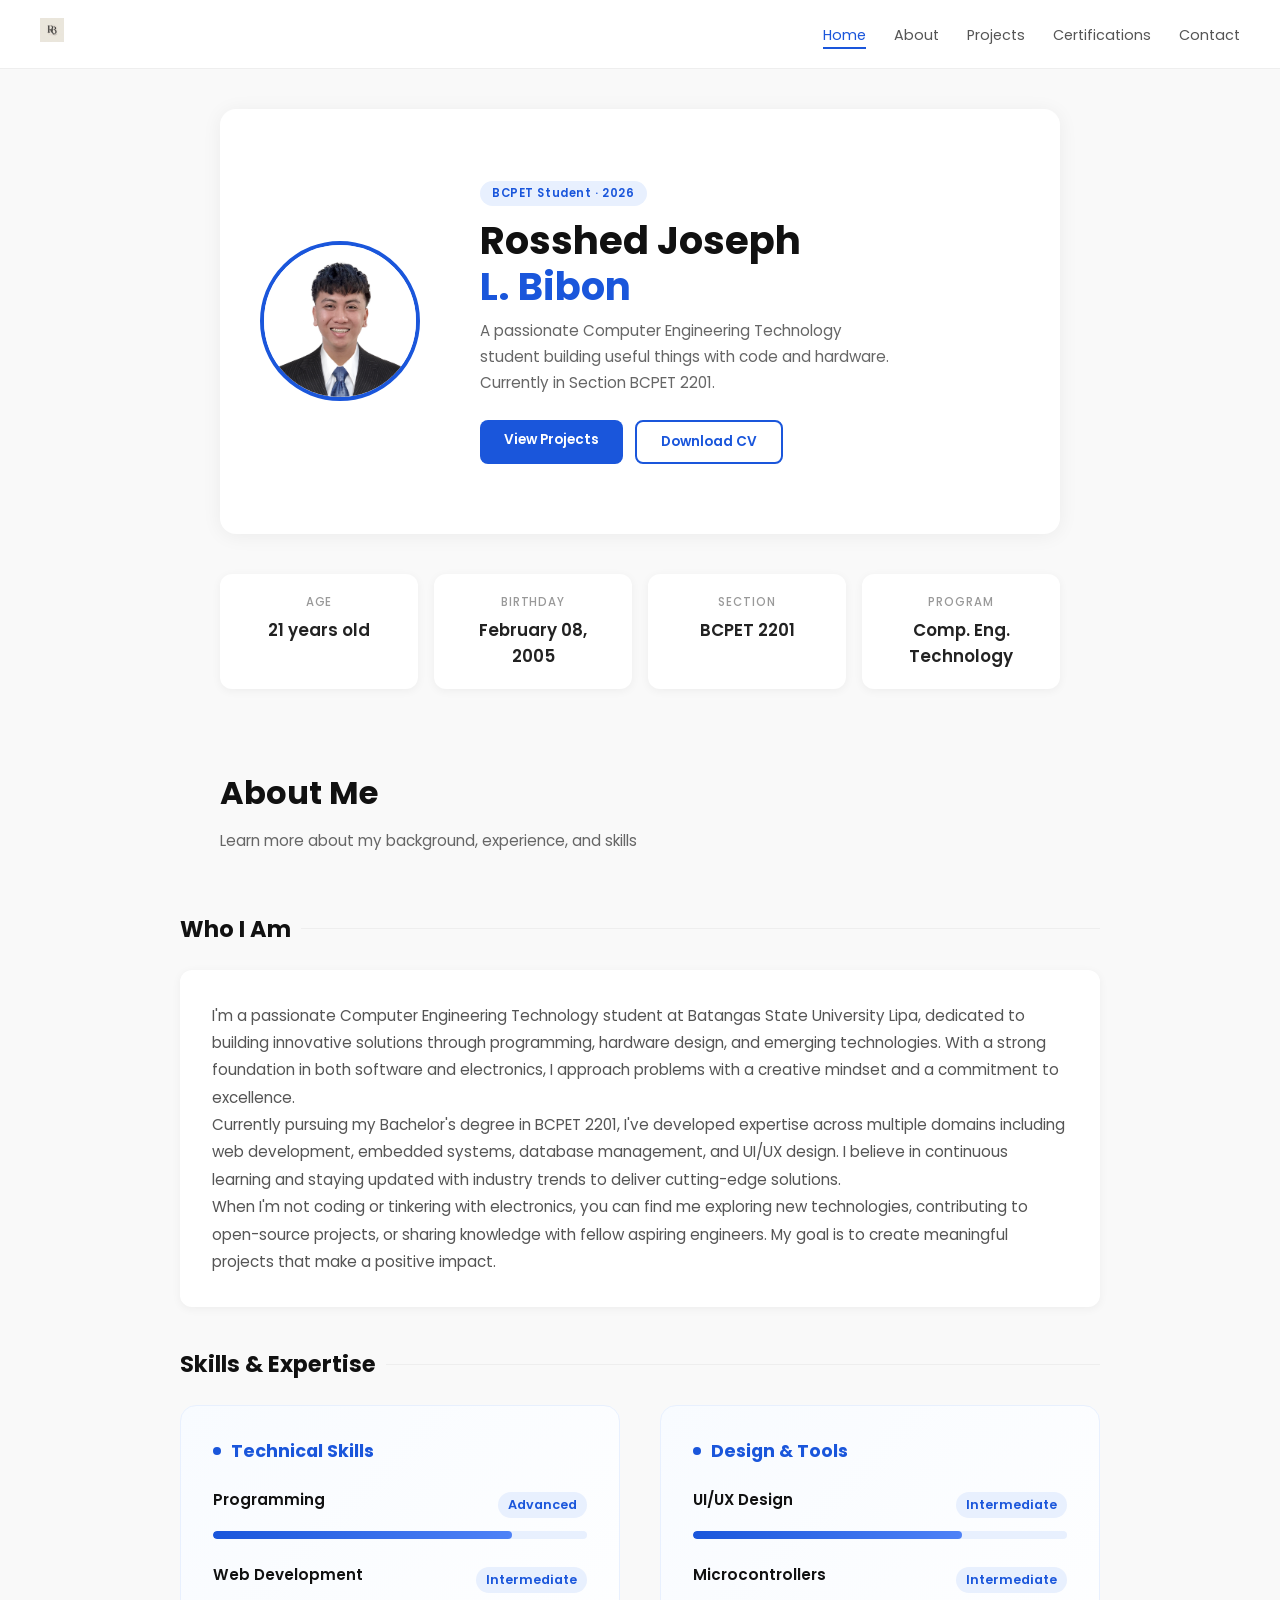
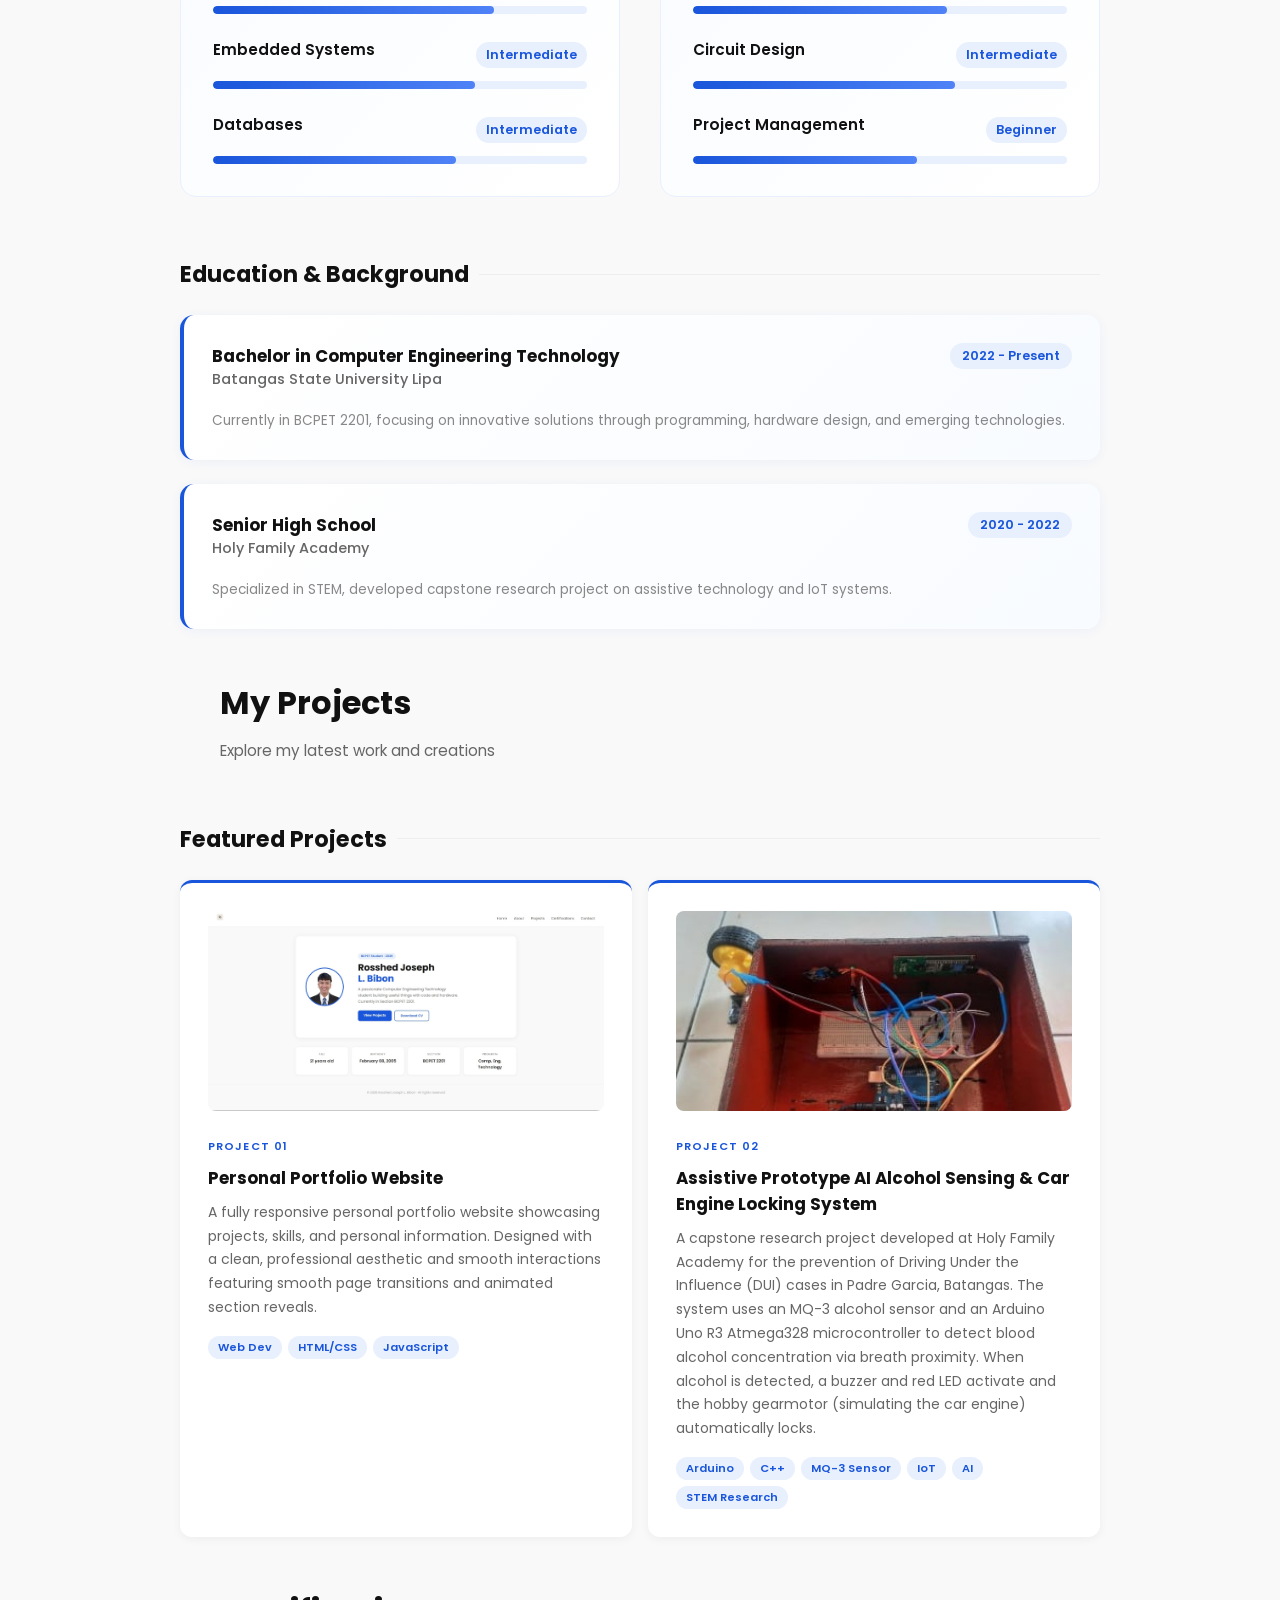
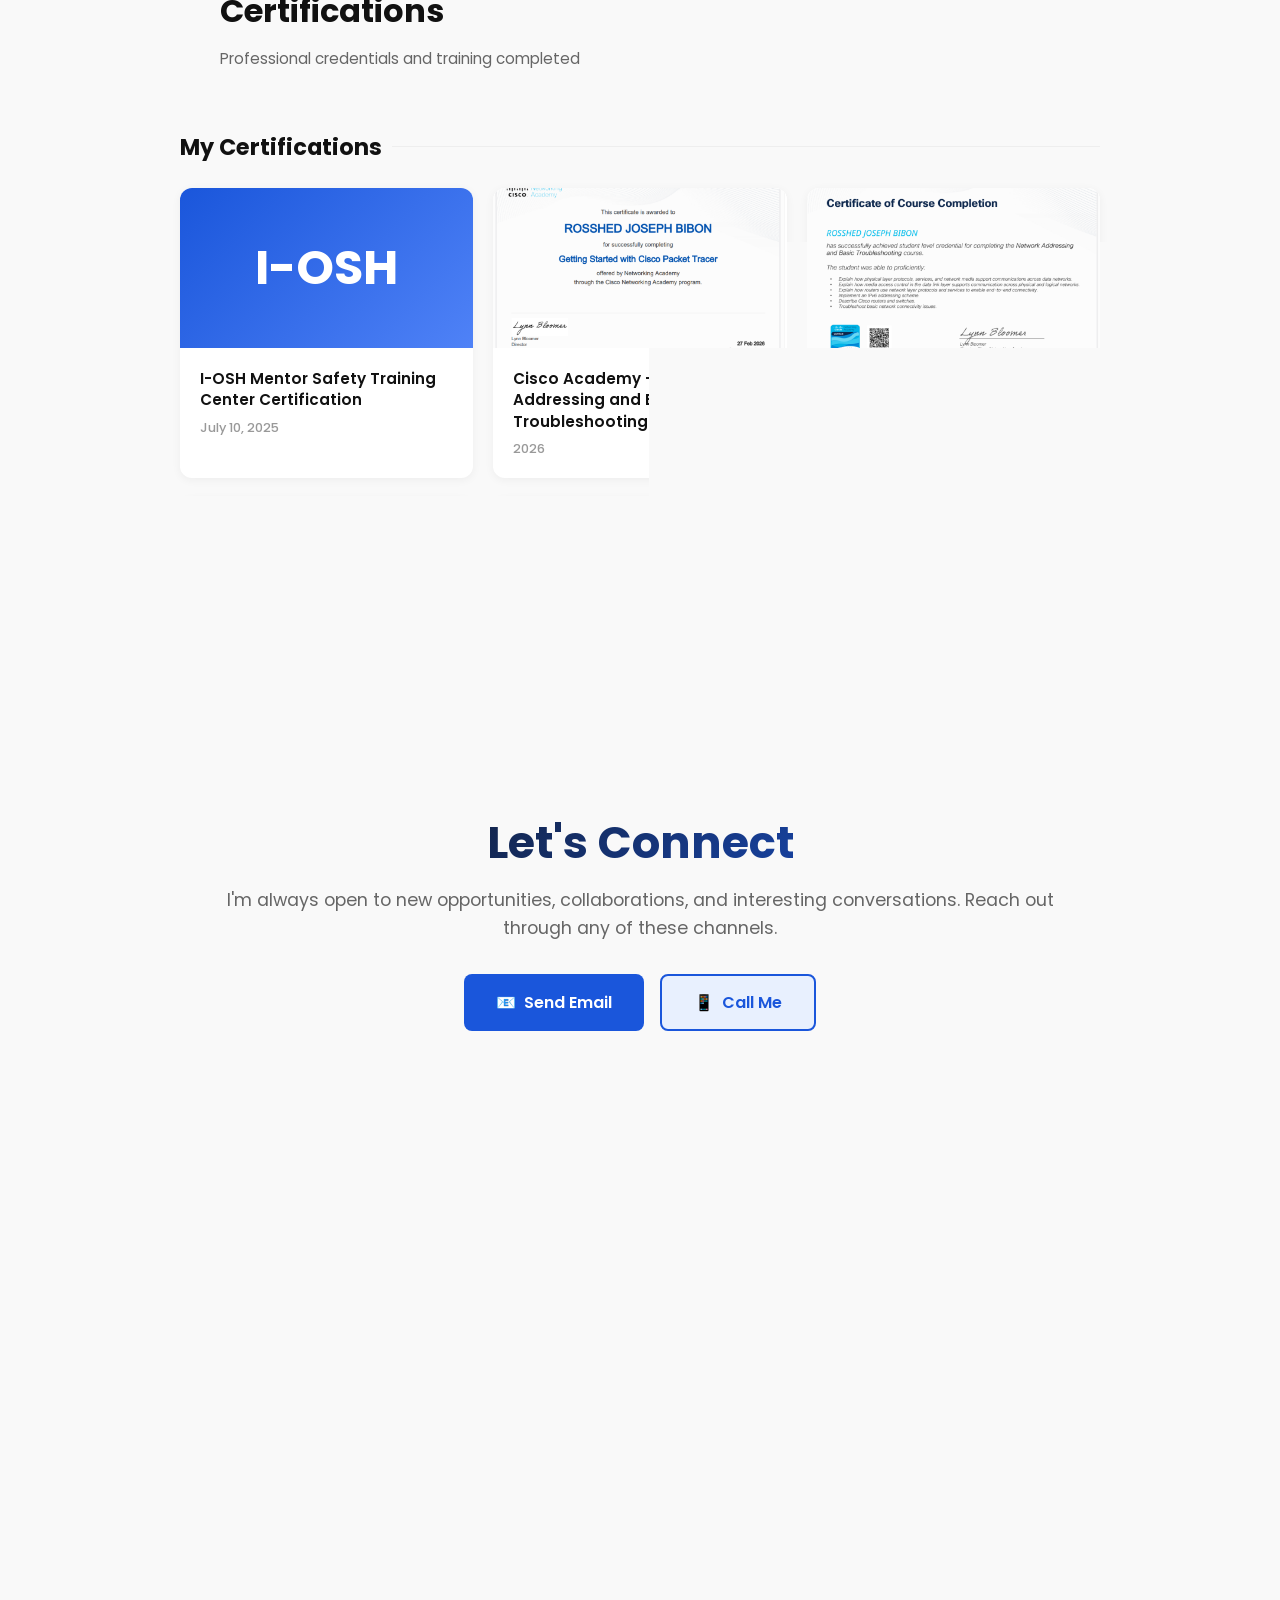
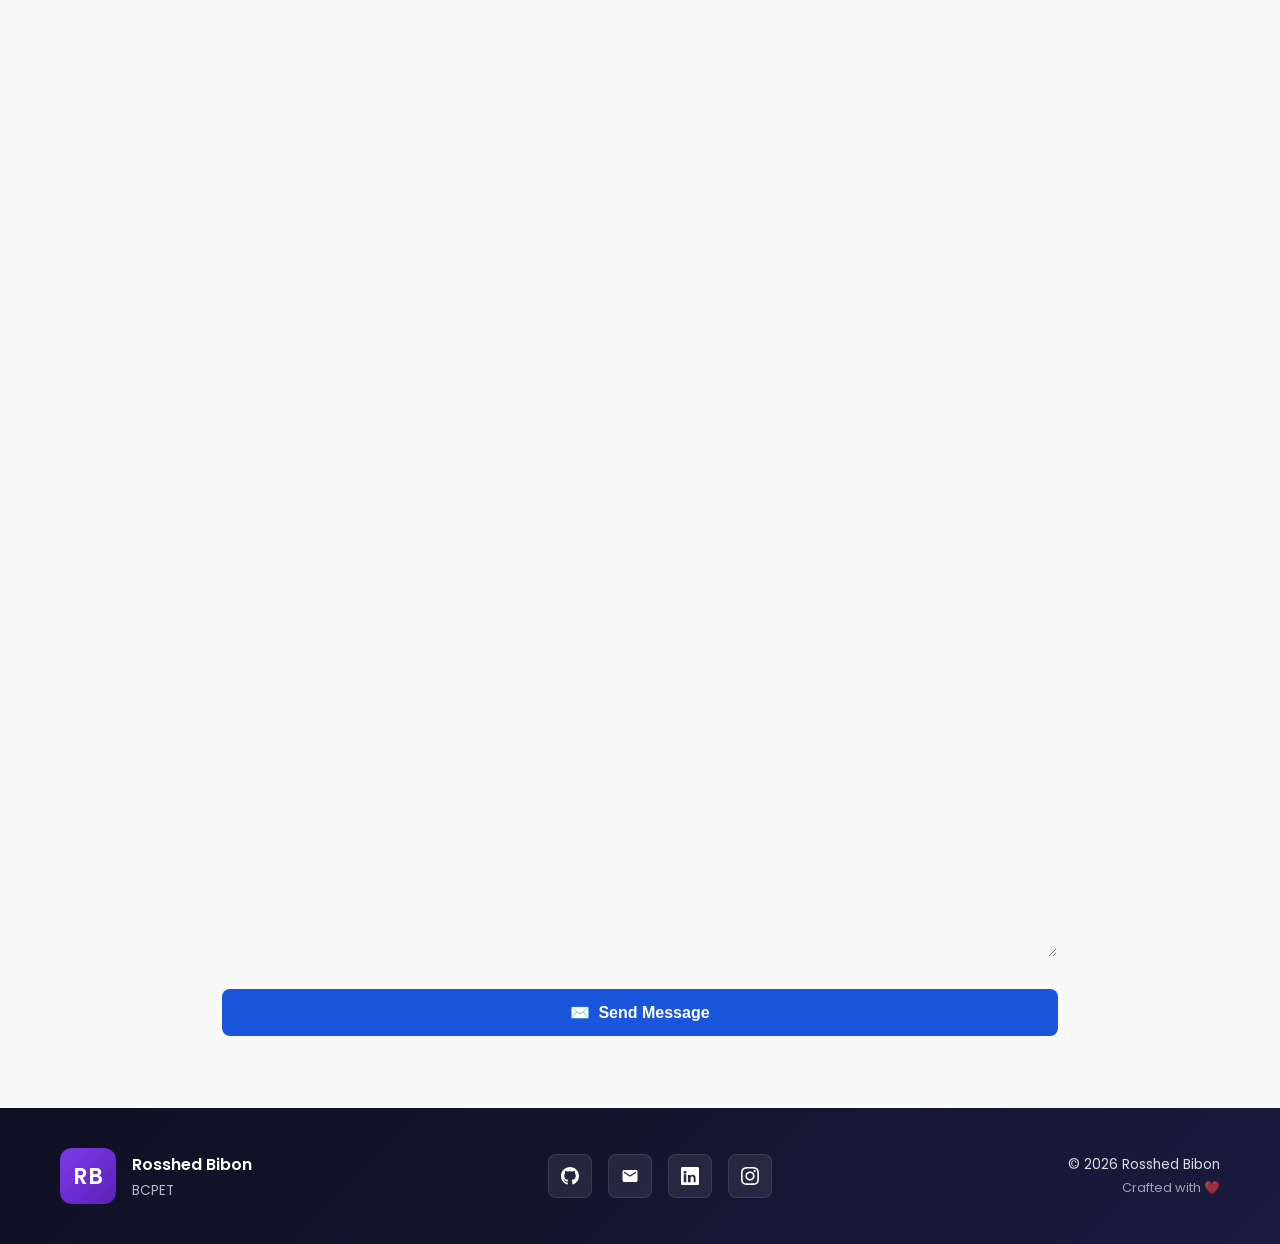
<file: index.html>
<!DOCTYPE html>
<html lang="en">
<head>
<meta charset="UTF-8">
<meta name="viewport" content="width=device-width, initial-scale=1.0">
<title>Rosshed Joseph L. Bibon - Full Portfolio</title>
<link href="https://fonts.googleapis.com/css2?family=Poppins:wght@300;400;500;600;700&display=swap" rel="stylesheet">
<style>
  * { margin: 0; padding: 0; box-sizing: border-box; }

  html {
    scroll-behavior: smooth;
  }

  body {
    font-family: 'Poppins', sans-serif;
    background: #f9f9f9;
    color: #222;
  }

  @keyframes fadeInUp {
    from {
      opacity: 0;
      transform: translateY(30px);
    }
    to {
      opacity: 1;
      transform: translateY(0);
    }
  }

  section {
    opacity: 0;
    transform: translateY(30px) !important;
  }

  section.animate {
    animation: fadeInUp 0.6s ease-out forwards !important;
  }

  /* Home section is visible by default */
  section#home {
    opacity: 1;
    transform: translateY(0) !important;
  }

  section.delay-1.animate { animation-delay: 0s; }
  section.delay-2.animate { animation-delay: 0s; }
  section.delay-3.animate { animation-delay: 0s; }
  section.delay-4.animate { animation-delay: 0s; }

  /* NAV */
  nav {
    background: #fff;
    padding: 18px 40px;
    display: flex;
    justify-content: space-between;
    align-items: center;
    border-bottom: 1px solid #eee;
    position: sticky; top: 0; z-index: 10;
    animation: slideDown 0.5s ease-out;
  }
  @keyframes slideDown {
    from {
      opacity: 0;
      transform: translateY(-10px);
    }
    to {
      opacity: 1;
      transform: translateY(0);
    }
  }
  .logo { font-size: 1.2rem; font-weight: 700; color: #1a56db; cursor: pointer; }
  .nav-links { display: flex; gap: 28px; list-style: none; }
  .nav-links a {
    text-decoration: none;
    color: #555;
    font-size: 0.9rem;
    transition: all 0.3s ease;
    position: relative;
    padding-bottom: 4px;
  }
  .nav-links a::after {
    content: '';
    position: absolute;
    bottom: 0;
    left: 0;
    width: 0;
    height: 2px;
    background: #1a56db;
    transition: width 0.3s ease;
  }
  .nav-links a:hover {
    color: #1a56db;
  }
  .nav-links a:hover::after {
    width: 100%;
  }
  .nav-links a.active-link {
    color: #1a56db;
  }
  .nav-links a.active-link::after {
    width: 100%;
  }

  /* HERO */
  .hero {
    background: #fff;
    padding: 70px 40px;
    display: flex;
    align-items: center;
    gap: 60px;
    max-width: 1000px;
    margin: 40px auto;
    border-radius: 16px;
    box-shadow: 0 2px 20px rgba(0,0,0,0.06);
  }
  .hero-photo {
    width: 160px; height: 160px;
    border-radius: 50%;
    background: #e8f0fe;
    flex-shrink: 0;
    display: flex; align-items: center; justify-content: center;
    font-size: 3.5rem; color: #1a56db;
    border: 4px solid #1a56db;
    overflow: hidden;
  }
  .hero-photo img { width: 100%; height: 100%; object-fit: cover; }
  .badge {
    display: inline-block;
    background: #e8f0fe;
    color: #1a56db;
    font-size: 0.72rem;
    font-weight: 600;
    padding: 4px 12px;
    border-radius: 20px;
    margin-bottom: 12px;
    letter-spacing: 0.05em;
  }
  .hero h1 { font-size: 2.4rem; font-weight: 700; line-height: 1.2; margin-bottom: 8px; color: #111; }
  .hero h1 span { color: #1a56db; }
  .hero p { color: #666; font-size: 0.95rem; line-height: 1.7; max-width: 420px; margin-bottom: 24px; }
  .hero-btns { display: flex; gap: 12px; flex-wrap: wrap; }
  .btn {
    padding: 10px 24px;
    border-radius: 8px;
    font-size: 0.85rem;
    font-weight: 600;
    text-decoration: none;
    cursor: pointer;
    border: none;
    transition: opacity 0.2s;
    display: inline-block;
  }
  .btn:hover { opacity: 0.85; }
  .btn-blue { background: #1a56db; color: #fff; }
  .btn-outline { background: transparent; border: 2px solid #1a56db; color: #1a56db; }

  /* INFO CARDS ROW */
  .info-row {
    display: flex; gap: 16px;
    max-width: 1000px; margin: 0 auto 40px;
    padding: 0 40px;
  }
  .info-card {
    flex: 1;
    background: #fff;
    border-radius: 12px;
    padding: 20px 24px;
    box-shadow: 0 2px 10px rgba(0,0,0,0.05);
    text-align: center;
  }
  .info-card .label { font-size: 0.72rem; color: #999; font-weight: 500; margin-bottom: 6px; text-transform: uppercase; letter-spacing: 0.08em; }
  .info-card .value { font-size: 1.05rem; font-weight: 600; color: #222; }

  /* SECTION */
  section { max-width: 1000px; margin: 0 auto 40px; padding: 0 40px; }
  .section-title {
    font-size: 1.4rem; font-weight: 700; color: #111;
    margin-bottom: 24px;
    display: flex; align-items: center; gap: 10px;
  }
  .section-title::after { content: ''; flex: 1; height: 1px; background: #eee; }

  /* ABOUT */
  .about-box {
    background: #fff;
    border-radius: 12px;
    padding: 32px;
    box-shadow: 0 2px 10px rgba(0,0,0,0.05);
    color: #555; font-size: 0.95rem; line-height: 1.8;
  }

  /* SKILLS */
  .skills-grid {
    display: grid;
    grid-template-columns: repeat(auto-fit, minmax(200px, 1fr));
    gap: 16px;
  }
  .skill-card {
    background: #fff;
    border-radius: 12px;
    padding: 20px 24px;
    box-shadow: 0 2px 10px rgba(0,0,0,0.05);
  }
  .skill-name { font-size: 0.9rem; font-weight: 600; color: #222; margin-bottom: 10px; }
  .skill-bar { background: #f0f0f0; border-radius: 99px; height: 8px; }
  .skill-fill { height: 8px; border-radius: 99px; background: #1a56db; }
  .skill-pct { font-size: 0.75rem; color: #999; margin-top: 6px; text-align: right; }

  /* PROJECTS */
  .projects-grid {
    display: grid;
    grid-template-columns: repeat(auto-fit, minmax(280px, 1fr));
    gap: 16px;
  }
  .project-card {
    background: #fff;
    border-radius: 12px;
    padding: 28px;
    box-shadow: 0 2px 10px rgba(0,0,0,0.05);
    border-top: 3px solid #1a56db;
    transition: transform 0.2s;
  }
  .project-card:hover { transform: translateY(-4px); }
  .project-num { font-size: 0.7rem; color: #1a56db; font-weight: 600; letter-spacing: 0.1em; margin-bottom: 10px; }
  .project-title { font-size: 1.05rem; font-weight: 700; color: #111; margin-bottom: 10px; }
  .project-desc { font-size: 0.875rem; color: #666; line-height: 1.7; margin-bottom: 16px; }
  .tags { display: flex; flex-wrap: wrap; gap: 6px; }
  .tag {
    background: #e8f0fe; color: #1a56db;
    font-size: 0.7rem; font-weight: 600;
    padding: 3px 10px; border-radius: 20px;
  }

  /* CONTACT */
  .contact-box {
    background: #1a56db;
    border-radius: 16px;
    padding: 48px 40px;
    text-align: center;
    color: #fff;
  }
  /* SECTION STYLING */
  section[id] { scroll-margin-top: 80px; }

  /* ABOUT SECTION */
  .page-header {
    max-width: 1000px;
    margin: 50px auto 60px;
    padding: 0 40px;
  }
  .page-title {
    font-size: 2rem;
    font-weight: 700;
    color: #111;
    margin-bottom: 12px;
  }
  .page-subtitle {
    font-size: 0.95rem;
    color: #666;
  }

  .about-box {
    background: #fff;
    border-radius: 12px;
    padding: 32px;
    box-shadow: 0 2px 10px rgba(0,0,0,0.05);
    color: #555; font-size: 0.95rem; line-height: 1.8;
  }

  .skills-container {
    display: grid;
    grid-template-columns: 1fr 1fr;
    gap: 40px;
    margin-bottom: 60px;
  }
  @media (max-width: 768px) {
    .skills-container {
      grid-template-columns: 1fr;
    }
  }
  .skill-category {
    background: linear-gradient(135deg, #f8fbff 0%, #fff 100%);
    border-radius: 16px;
    padding: 32px;
    border: 1px solid #e8f0fe;
  }
  .skill-category-title {
    font-size: 1.1rem;
    font-weight: 700;
    color: #1a56db;
    margin-bottom: 24px;
    display: flex;
    align-items: center;
    gap: 10px;
  }
  .skill-category-title::before {
    content: '';
    width: 8px;
    height: 8px;
    background: #1a56db;
    border-radius: 50%;
  }
  .skill-item {
    margin-bottom: 24px;
  }
  .skill-item:last-child {
    margin-bottom: 0;
  }
  .skill-header {
    display: flex;
    justify-content: space-between;
    align-items: center;
    margin-bottom: 10px;
  }
  .skill-name {
    font-size: 0.95rem;
    font-weight: 600;
    color: #111;
  }
  .skill-level {
    font-size: 0.8rem;
    font-weight: 600;
    color: #1a56db;
    background: #e8f0fe;
    padding: 4px 10px;
    border-radius: 20px;
  }
  .skill-bar {
    background: #e8f0fe;
    border-radius: 99px;
    height: 8px;
    overflow: hidden;
  }
  .skill-fill {
    height: 8px;
    border-radius: 99px;
    background: linear-gradient(90deg, #1a56db 0%, #4f82f7 100%);
    transition: width 0.8s cubic-bezier(0.34, 1.56, 0.64, 1);
  }

  .education-grid {
    display: grid;
    grid-template-columns: 1fr;
    gap: 24px;
  }
  .education-card {
    background: linear-gradient(135deg, #fff 0%, #f8fbff 100%);
    border-radius: 14px;
    padding: 28px;
    border-left: 4px solid #1a56db;
    box-shadow: 0 2px 12px rgba(26, 86, 219, 0.06);
    transition: all 0.3s ease;
  }
  .education-card:hover {
    transform: translateX(4px);
    box-shadow: 0 4px 20px rgba(26, 86, 219, 0.1);
  }
  .edu-header {
    display: flex;
    justify-content: space-between;
    align-items: flex-start;
    margin-bottom: 12px;
  }
  .edu-title {
    font-size: 1.05rem;
    font-weight: 700;
    color: #111;
  }
  .edu-date {
    font-size: 0.8rem;
    font-weight: 600;
    color: #1a56db;
    background: #e8f0fe;
    padding: 4px 12px;
    border-radius: 20px;
    white-space: nowrap;
  }
  .edu-institution {
    font-size: 0.9rem;
    color: #666;
    margin-bottom: 8px;
    font-weight: 500;
  }
  .edu-description {
    font-size: 0.85rem;
    color: #888;
    line-height: 1.6;
  }

  /* PROJECTS SECTION */
  .projects-grid {
    display: grid;
    grid-template-columns: repeat(auto-fit, minmax(280px, 1fr));
    gap: 16px;
  }
  .project-card {
    background: #fff;
    border-radius: 12px;
    padding: 28px;
    box-shadow: 0 2px 10px rgba(0,0,0,0.05);
    border-top: 3px solid #1a56db;
    transition: transform 0.2s;
  }
  .project-card:hover { transform: translateY(-4px); }
  .project-num { font-size: 0.7rem; color: #1a56db; font-weight: 600; letter-spacing: 0.1em; margin-bottom: 10px; }
  .project-title { font-size: 1.05rem; font-weight: 700; color: #111; margin-bottom: 10px; }
  .project-desc { font-size: 0.875rem; color: #666; line-height: 1.7; margin-bottom: 16px; }
  .tags { display: flex; flex-wrap: wrap; gap: 6px; }
  .tag {
    background: #e8f0fe; color: #1a56db;
    font-size: 0.7rem; font-weight: 600;
    padding: 3px 10px; border-radius: 20px;
  }

  /* CERTIFICATIONS SECTION */
  .cert-grid {
    display: grid;
    grid-template-columns: repeat(auto-fit, minmax(250px, 1fr));
    gap: 20px;
  }
  .cert-card {
    background: #fff;
    border-radius: 12px;
    overflow: hidden;
    box-shadow: 0 2px 10px rgba(0,0,0,0.05);
    transition: transform 0.2s;
  }
  .cert-card:hover { transform: translateY(-4px); }
  .cert-image {
    width: 100%;
    height: 160px;
    background: #e8f0fe;
    display: flex;
    align-items: center;
    justify-content: center;
    overflow: hidden;
  }
  .cert-image img {
    width: 100%;
    height: 100%;
    object-fit: cover;
  }
  .cert-body {
    padding: 20px;
  }
  .cert-name {
    font-size: 0.95rem;
    font-weight: 600;
    color: #111;
    margin-bottom: 8px;
    line-height: 1.4;
  }
  .cert-date {
    font-size: 0.8rem;
    color: #999;
    font-weight: 500;
  }

  /* CONTACT SECTION */
  .contact-hero {
    text-align: center;
    margin-bottom: 60px;
  }
  .contact-hero h2 {
    font-size: 2.8rem;
    font-weight: 700;
    background: linear-gradient(135deg, #111 0%, #1a56db 100%);
    -webkit-background-clip: text;
    -webkit-text-fill-color: transparent;
    background-clip: text;
    margin-bottom: 16px;
    line-height: 1.2;
  }
  .contact-hero p {
    font-size: 1.1rem;
    color: #666;
    margin-bottom: 32px;
    line-height: 1.6;
  }
  .cta-buttons {
    display: flex;
    justify-content: center;
    gap: 16px;
    flex-wrap: wrap;
  }
  .cta-btn {
    padding: 14px 32px;
    border-radius: 8px;
    font-size: 1rem;
    font-weight: 600;
    text-decoration: none;
    transition: all 0.3s ease;
    cursor: pointer;
    border: none;
    display: inline-flex;
    align-items: center;
    gap: 8px;
  }
  .cta-btn.primary {
    background: #1a56db;
    color: #fff;
  }
  .cta-btn.primary:hover {
    background: #1446ba;
    box-shadow: 0 8px 20px rgba(26, 86, 219, 0.3);
    transform: translateY(-2px);
  }
  .cta-btn.secondary {
    background: #e8f0fe;
    color: #1a56db;
    border: 2px solid #1a56db;
  }
  .cta-btn.secondary:hover {
    background: #1a56db;
    color: #fff;
    transform: translateY(-2px);
  }

  .contact-cards {
    display: grid;
    grid-template-columns: repeat(auto-fit, minmax(280px, 1fr));
    gap: 24px;
    margin-bottom: 60px;
  }
  .contact-card {
    background: #fff;
    border-radius: 12px;
    padding: 32px;
    text-align: center;
    border: 2px solid #f0f0f0;
    transition: all 0.3s ease;
    box-shadow: 0 2px 8px rgba(0, 0, 0, 0.05);
  }
  .contact-card:hover {
    border-color: #1a56db;
    box-shadow: 0 12px 32px rgba(26, 86, 219, 0.15);
    transform: translateY(-6px);
  }
  .card-icon {
    width: 56px;
    height: 56px;
    display: flex;
    align-items: center;
    justify-content: center;
    background: linear-gradient(135deg, #1a56db 0%, #1446ba 100%);
    border-radius: 12px;
    margin: 0 auto 20px;
  }
  .card-icon svg {
    color: #fff;
    width: 28px;
    height: 28px;
  }
  .card-label {
    font-size: 0.85rem;
    text-transform: uppercase;
    letter-spacing: 0.08em;
    color: #999;
    margin-bottom: 8px;
    font-weight: 600;
  }
  .card-value {
    font-size: 1.1rem;
    font-weight: 700;
    color: #111;
    margin-bottom: 16px;
    word-break: break-word;
  }
  .card-action {
    color: #1a56db;
    text-decoration: none;
    font-size: 0.95rem;
    font-weight: 600;
    transition: all 0.2s ease;
    display: inline-flex;
    align-items: center;
    gap: 6px;
  }
  .card-action:hover {
    color: #1446ba;
    transform: translateX(4px);
  }

  .social-section {
    text-align: center;
    padding: 48px 40px;
    background: linear-gradient(135deg, #f8fbff 0%, #fff 100%);
    border-radius: 16px;
    border: 2px solid #e8f0fe;
    margin-bottom: 60px;
  }
  .social-section h3 {
    font-size: 1.4rem;
    font-weight: 700;
    color: #111;
    margin-bottom: 24px;
  }
  .social-links {
    display: flex;
    justify-content: center;
    gap: 16px;
    flex-wrap: wrap;
  }
  .social-link {
    width: 48px;
    height: 48px;
    display: flex;
    align-items: center;
    justify-content: center;
    background: #fff;
    border: 2px solid #e8f0fe;
    border-radius: 10px;
    text-decoration: none;
    transition: all 0.3s ease;
  }
  .social-link:hover {
    background: #1a56db;
    border-color: #1a56db;
    transform: translateY(-4px);
  }
  .social-link svg {
    width: 20px;
    height: 20px;
    color: #1a56db;
    transition: color 0.3s ease;
  }
  .social-link:hover svg {
    color: #fff;
  }

  .form-section h3 {
    font-size: 1.8rem;
    font-weight: 700;
    color: #111;
    margin-bottom: 8px;
  }
  .form-section p {
    color: #666;
    margin-bottom: 32px;
    font-size: 0.95rem;
  }
  .contact-form {
    background: #fff;
    border: 2px solid #f0f0f0;
    border-radius: 12px;
    padding: 40px;
    box-shadow: 0 2px 8px rgba(0, 0, 0, 0.05);
  }
  .form-group {
    margin-bottom: 20px;
  }
  .form-group label {
    display: block;
    font-size: 0.9rem;
    font-weight: 600;
    color: #111;
    margin-bottom: 8px;
  }
  .form-group input,
  .form-group textarea {
    width: 100%;
    padding: 12px;
    border: 1px solid #e0e0e0;
    border-radius: 8px;
    font-family: 'Poppins', sans-serif;
    font-size: 0.9rem;
    transition: all 0.3s ease;
  }
  .form-group input:focus,
  .form-group textarea:focus {
    outline: none;
    border-color: #1a56db;
    box-shadow: 0 0 0 3px rgba(26, 86, 219, 0.1);
  }
  .form-row {
    display: grid;
    grid-template-columns: 1fr 1fr;
    gap: 20px;
  }
  @media (max-width: 768px) {
    .form-row {
      grid-template-columns: 1fr;
    }
  }
  .form-submit {
    display: flex;
    gap: 16px;
    margin-top: 24px;
  }
  .submit-btn {
    flex: 1;
    padding: 14px 32px;
    background: #1a56db;
    color: #fff;
    border: none;
    border-radius: 8px;
    font-size: 1rem;
    font-weight: 600;
    cursor: pointer;
    transition: all 0.3s ease;
    display: flex;
    align-items: center;
    justify-content: center;
    gap: 8px;
  }
  .submit-btn:hover {
    background: #1446ba;
    box-shadow: 0 8px 20px rgba(26, 86, 219, 0.3);
    transform: translateY(-2px);
  }
  .submit-btn:active {
    transform: translateY(0);
  }

  .contact-box h3 { font-size: 1.8rem; font-weight: 700; margin-bottom: 10px; }
  .contact-box p { opacity: 0.85; margin-bottom: 28px; font-size: 0.95rem; }
  .contact-details { display: flex; justify-content: center; gap: 40px; flex-wrap: wrap; }
  .contact-item .c-label { font-size: 0.72rem; opacity: 0.7; text-transform: uppercase; letter-spacing: 0.08em; margin-bottom: 4px; }
  .contact-item .c-value { font-weight: 600; font-size: 0.95rem; }

  footer {
    background: linear-gradient(135deg, #0f0f23 0%, #1a1a3e 100%);
    color: #fff;
    padding: 40px 60px;
    margin-top: 60px;
    position: relative;
  }
  .footer-content {
    max-width: 1400px;
    margin: 0 auto;
    display: flex;
    align-items: center;
    justify-content: space-between;
    gap: 40px;
  }
  
  /* Profile section - left */
  .footer-profile {
    display: flex;
    align-items: center;
    gap: 16px;
    flex-shrink: 0;
  }
  .footer-avatar {
    width: 56px;
    height: 56px;
    background: linear-gradient(135deg, #7c3aed 0%, #5b21b6 100%);
    border-radius: 12px;
    display: flex;
    align-items: center;
    justify-content: center;
    font-weight: 600;
    font-size: 1.4rem;
    color: #fff;
  }
  .footer-profile-info h3 {
    margin: 0;
    font-size: 1rem;
    font-weight: 600;
    color: #fff;
  }
  .footer-profile-info p {
    margin: 4px 0 0 0;
    font-size: 0.85rem;
    color: rgba(255, 255, 255, 0.7);
  }
  
  /* Social icons - center */
  .footer-socials-center {
    display: flex;
    gap: 16px;
    flex: 1;
    justify-content: center;
  }
  .footer-social-icon {
    width: 44px;
    height: 44px;
    display: flex;
    align-items: center;
    justify-content: center;
    background: rgba(255, 255, 255, 0.08);
    border: 1px solid rgba(255, 255, 255, 0.1);
    border-radius: 8px;
    color: #fff;
    text-decoration: none;
    transition: all 0.3s ease;
  }
  .footer-social-icon:hover {
    background: rgba(124, 58, 237, 0.2);
    border-color: rgba(124, 58, 237, 0.4);
  }
  .footer-social-icon svg {
    width: 18px;
    height: 18px;
  }
  
  /* Copyright and credit - right */
  .footer-credit {
    text-align: right;
    flex-shrink: 0;
  }
  .footer-credit p {
    margin: 0;
    font-size: 0.85rem;
    color: rgba(255, 255, 255, 0.85);
  }
  .footer-credit-text {
    font-size: 0.8rem;
    color: rgba(255, 255, 255, 0.6);
    margin-top: 4px;
  }
  
  /* Scroll to top button */
  .scroll-to-top {
    position: absolute;
    right: 60px;
    bottom: 40px;
    width: 56px;
    height: 56px;
    background: linear-gradient(135deg, #7c3aed 0%, #5b21b6 100%);
    border: none;
    border-radius: 50%;
    cursor: pointer;
    display: flex;
    align-items: center;
    justify-content: center;
    color: #fff;
    transition: all 0.3s ease;
    box-shadow: 0 6px 20px rgba(124, 58, 237, 0.4);
    animation: floatUp 3s ease-in-out infinite;
  }
  @keyframes floatUp {
    0%, 100% { transform: translateY(0); }
    50% { transform: translateY(-8px); }
  }
  .scroll-to-top:hover {
    transform: translateY(-4px) scale(1.12);
    box-shadow: 0 10px 30px rgba(124, 58, 237, 0.6);
    animation: none;
  }
  .scroll-to-top:active {
    transform: translateY(-2px) scale(1.08);
  }
  .scroll-to-top svg {
    width: 24px;
    height: 24px;
    stroke: currentColor;
  }

  @media (max-width: 768px) {
    footer {
      padding: 30px 20px 60px;
    }
    .footer-content {
      flex-direction: column;
      gap: 24px;
    }
    .footer-profile {
      width: 100%;
      justify-content: center;
      text-align: center;
    }
    .footer-profile-info {
      text-align: left;
    }
    .footer-socials-center {
      width: 100%;
    }
    .footer-credit {
      width: 100%;
      text-align: center;
    }
    .scroll-to-top {
      right: 50%;
      transform: translateX(50%);
      bottom: 20px;
    }
  }

  @media (max-width: 768px) {
    footer {
      padding: 40px 20px 24px;
    }
    .footer-content {
      grid-template-columns: 1fr;
      gap: 24px;
      margin-bottom: 24px;
    }
  }
</style>
</head>
<body>

<nav>
  <div class="logo">
    <img src="assets/images/logo.png" alt="Logo" style="height: 24px; width: auto;">
  </div>
  <ul class="nav-links">
    <li><a href="#home" class="nav-link active-link">Home</a></li>
    <li><a href="#about" class="nav-link">About</a></li>
    <li><a href="#projects" class="nav-link">Projects</a></li>
    <li><a href="#certifications" class="nav-link">Certifications</a></li>
    <li><a href="#contact" class="nav-link">Contact</a></li>
  </ul>
</nav>

<!-- HERO SECTION -->
<section id="home">
  <div style="max-width:1000px; margin: 40px auto 0; padding: 0 40px;">
    <div class="hero">
      <div class="hero-photo">
        <img src="assets/images/profile.png" alt="Rosshed Joseph L. Bibon">
      </div>
      <div>
        <div class="badge">BCPET Student · 2026</div>
        <h1>Rosshed Joseph<br><span>L. Bibon</span></h1>
        <p>A passionate Computer Engineering Technology student building useful things with code and hardware. Currently in Section BCPET 2201.</p>
        <div class="hero-btns">
          <a href="#projects" class="btn btn-blue">View Projects</a>
          <a href="assets/BIBON, ROSSHED JOSEPH L. CV.pdf" download="BIBON, ROSSHED JOSEPH L. CV.pdf" class="btn btn-outline">Download CV</a>
        </div>
      </div>
    </div>
  </div>

  <!-- INFO ROW -->
  <div class="info-row">
    <div class="info-card">
      <div class="label">Age</div>
      <div class="value">21 years old</div>
    </div>
    <div class="info-card">
      <div class="label">Birthday</div>
      <div class="value">February 08, 2005</div>
    </div>
    <div class="info-card">
      <div class="label">Section</div>
      <div class="value">BCPET 2201</div>
    </div>
    <div class="info-card">
      <div class="label">Program</div>
      <div class="value">Comp. Eng. Technology</div>
    </div>
  </div>
</section>

<!-- ABOUT SECTION -->
<section id="about" class="animate">
  <div class="page-header">
    <h2 class="page-title">About Me</h2>
    <p class="page-subtitle">Learn more about my background, experience, and skills</p>
  </div>

  <div class="section-title" style="margin-top: 40px;">Who I Am</div>
  <div class="about-box">
    <p>
      I'm a passionate Computer Engineering Technology student at Batangas State University Lipa, dedicated to building innovative solutions through programming, hardware design, and emerging technologies. With a strong foundation in both software and electronics, I approach problems with a creative mindset and a commitment to excellence.
    </p>
    <p>
      Currently pursuing my Bachelor's degree in BCPET 2201, I've developed expertise across multiple domains including web development, embedded systems, database management, and UI/UX design. I believe in continuous learning and staying updated with industry trends to deliver cutting-edge solutions.
    </p>
    <p>
      When I'm not coding or tinkering with electronics, you can find me exploring new technologies, contributing to open-source projects, or sharing knowledge with fellow aspiring engineers. My goal is to create meaningful projects that make a positive impact.
    </p>
  </div>
</section>

<!-- SKILLS SECTION -->
<section id="skills" class="animate">
  <div class="section-title">Skills & Expertise</div>
  <div class="skills-container">
    <!-- Technical Skills -->
    <div class="skill-category">
      <div class="skill-category-title">Technical Skills</div>
      
      <div class="skill-item">
        <div class="skill-header">
          <div class="skill-name">Programming</div>
          <div class="skill-level">Advanced</div>
        </div>
        <div class="skill-bar"><div class="skill-fill" style="width:80%"></div></div>
      </div>

      <div class="skill-item">
        <div class="skill-header">
          <div class="skill-name">Web Development</div>
          <div class="skill-level">Intermediate</div>
        </div>
        <div class="skill-bar"><div class="skill-fill" style="width:75%"></div></div>
      </div>

      <div class="skill-item">
        <div class="skill-header">
          <div class="skill-name">Embedded Systems</div>
          <div class="skill-level">Intermediate</div>
        </div>
        <div class="skill-bar"><div class="skill-fill" style="width:70%"></div></div>
      </div>

      <div class="skill-item">
        <div class="skill-header">
          <div class="skill-name">Databases</div>
          <div class="skill-level">Intermediate</div>
        </div>
        <div class="skill-bar"><div class="skill-fill" style="width:65%"></div></div>
      </div>
    </div>

    <!-- Design & Tools -->
    <div class="skill-category">
      <div class="skill-category-title">Design & Tools</div>
      
      <div class="skill-item">
        <div class="skill-header">
          <div class="skill-name">UI/UX Design</div>
          <div class="skill-level">Intermediate</div>
        </div>
        <div class="skill-bar"><div class="skill-fill" style="width:72%"></div></div>
      </div>

      <div class="skill-item">
        <div class="skill-header">
          <div class="skill-name">Microcontrollers</div>
          <div class="skill-level">Intermediate</div>
        </div>
        <div class="skill-bar"><div class="skill-fill" style="width:68%"></div></div>
      </div>

      <div class="skill-item">
        <div class="skill-header">
          <div class="skill-name">Circuit Design</div>
          <div class="skill-level">Intermediate</div>
        </div>
        <div class="skill-bar"><div class="skill-fill" style="width:70%"></div></div>
      </div>

      <div class="skill-item">
        <div class="skill-header">
          <div class="skill-name">Project Management</div>
          <div class="skill-level">Beginner</div>
        </div>
        <div class="skill-bar"><div class="skill-fill" style="width:60%"></div></div>
      </div>
    </div>
  </div>

  <!-- EDUCATION -->
  <div class="section-title" style="margin-top: 60px;">Education & Background</div>
  <div class="education-grid">
    <div class="education-card">
      <div class="edu-header">
        <div>
          <div class="edu-title">Bachelor in Computer Engineering Technology</div>
          <div class="edu-institution">Batangas State University Lipa</div>
        </div>
        <div class="edu-date">2022 - Present</div>
      </div>
      <div class="edu-description">Currently in BCPET 2201, focusing on innovative solutions through programming, hardware design, and emerging technologies.</div>
    </div>

    <div class="education-card">
      <div class="edu-header">
        <div>
          <div class="edu-title">Senior High School</div>
          <div class="edu-institution">Holy Family Academy</div>
        </div>
        <div class="edu-date">2020 - 2022</div>
      </div>
      <div class="edu-description">Specialized in STEM, developed capstone research project on assistive technology and IoT systems.</div>
    </div>
  </div>
</section>

<!-- PROJECTS SECTION -->
<section id="projects" class="animate">
  <div class="page-header">
    <h2 class="page-title">My Projects</h2>
    <p class="page-subtitle">Explore my latest work and creations</p>
  </div>

  <div class="section-title" style="margin-top: 40px;">Featured Projects</div>
  <div class="projects-grid">
    <div class="project-card">
      <img src="assets/images/project1.jpg" alt="Personal Portfolio Website" style="width: 100%; height: 200px; object-fit: cover; border-radius: 8px; margin-bottom: 20px;">
      <div class="project-num">PROJECT 01</div>
      <div class="project-title">Personal Portfolio Website</div>
      <p class="project-desc">A fully responsive personal portfolio website showcasing projects, skills, and personal information. Designed with a clean, professional aesthetic and smooth interactions featuring smooth page transitions and animated section reveals.</p>
      <div class="tags">
        <span class="tag">Web Dev</span>
        <span class="tag">HTML/CSS</span>
        <span class="tag">JavaScript</span>
      </div>
    </div>
    <div class="project-card">
      <img src="assets/images/project2.jpg" alt="Assistive Prototype AI Alcohol Sensing & Car Engine Locking System" style="width: 100%; height: 200px; object-fit: cover; border-radius: 8px; margin-bottom: 20px;">
      <div class="project-num">PROJECT 02</div>
      <div class="project-title">Assistive Prototype AI Alcohol Sensing & Car Engine Locking System</div>
      <p class="project-desc">A capstone research project developed at Holy Family Academy for the prevention of Driving Under the Influence (DUI) cases in Padre Garcia, Batangas. The system uses an MQ-3 alcohol sensor and an Arduino Uno R3 Atmega328 microcontroller to detect blood alcohol concentration via breath proximity. When alcohol is detected, a buzzer and red LED activate and the hobby gearmotor (simulating the car engine) automatically locks.</p>
      <div class="tags">
        <span class="tag">Arduino</span>
        <span class="tag">C++</span>
        <span class="tag">MQ-3 Sensor</span>
        <span class="tag">IoT</span>
        <span class="tag">AI</span>
        <span class="tag">STEM Research</span>
      </div>
    </div>
  </div>
</section>

<!-- CERTIFICATIONS SECTION -->
<section id="certifications" class="animate">
  <div class="page-header">
    <h2 class="page-title">Certifications</h2>
    <p class="page-subtitle">Professional credentials and training completed</p>
  </div>

  <div class="section-title" style="margin-top: 40px;">My Certifications</div>
  <div class="cert-grid">
    <!-- Certificate 1 -->
    <div class="cert-card">
      <div class="cert-image">
        <div style="width: 100%; height: 100%; display: flex; align-items: center; justify-content: center; background: linear-gradient(135deg, #1a56db 0%, #4f82f7 100%); color: #fff; font-size: 3rem; font-weight: 700;">
          I-OSH
        </div>
      </div>
      <div class="cert-body">
        <div class="cert-name">I-OSH Mentor Safety Training Center Certification</div>
        <div class="cert-date">July 10, 2025</div>
      </div>
    </div>

    <!-- Certificate 2 -->
    <div class="cert-card">
      <div class="cert-image">
        <img src="assets/images/cert-cisco-network.jpg" alt="Cisco Academy - Network Addressing and Basic Troubleshooting">
      </div>
      <div class="cert-body">
        <div class="cert-name">Cisco Academy - Network Addressing and Basic Troubleshooting</div>
        <div class="cert-date">2026</div>
      </div>
    </div>

    <!-- Certificate 3 -->
    <div class="cert-card">
      <div class="cert-image">
        <img src="assets/images/cert-cisco-network2.jpg" alt="Cisco Academy - Certificate of Course Completion">
      </div>
      <div class="cert-body">
        <div class="cert-name">Cisco Academy - Certificate of Course Completion</div>
        <div class="cert-date">2026</div>
      </div>
    </div>

    <!-- Certificate 4 -->
    <div class="cert-card">
      <div class="cert-image">
        <img src="assets/images/cert-cisco-packet-tracer.jpg" alt="Getting Started with Cisco Packet Tracer">
      </div>
      <div class="cert-body">
        <div class="cert-name">Getting Started with Cisco Packet Tracer</div>
        <div class="cert-date">February 27, 2026</div>
      </div>
    </div>

    <!-- Certificate 5 -->
    <div class="cert-card">
      <div class="cert-image">
        <img src="assets/images/cert-tesda-css.jpg" alt="TESDA Certificate - Introduction to CSS">
      </div>
      <div class="cert-body">
        <div class="cert-name">TESDA Certificate - Introduction to CSS</div>
        <div class="cert-date">March 7, 2025</div>
      </div>
    </div>
  </div>
</section>

<!-- CONTACT SECTION -->
<section id="contact" class="animate">
  <div class="page-header">
    <div class="contact-hero">
      <h2>Let's Connect</h2>
      <p>I'm always open to new opportunities, collaborations, and interesting conversations. Reach out through any of these channels.</p>
      <div class="cta-buttons">
        <a href="mailto:rosshedj@gmail.com" class="cta-btn primary">
          <span>📧</span> Send Email
        </a>
        <a href="tel:+639497975297" class="cta-btn secondary">
          <span>📱</span> Call Me
        </a>
      </div>
    </div>
  </div>

  <!-- CONTACT CARDS -->
  <div class="contact-cards">
    <!-- Email Card -->
    <div class="contact-card">
      <div class="card-icon">
        <svg width="28" height="28" viewBox="0 0 24 24" fill="none" stroke="currentColor" stroke-width="2" stroke-linecap="round" stroke-linejoin="round">
          <rect x="2" y="4" width="20" height="16" rx="2"/><path d="M4 4h16c1.1 0 2 .9 2 2v12c0 1.1-.9 2-2 2H4c-1.1 0-2-.9-2-2V6c0-1.1.9-2 2-2z"/><polyline points="22,6 12,13 2,6"/>
        </svg>
      </div>
      <div class="card-label">Email</div>
      <div class="card-value">rosshedj@gmail.com</div>
      <a href="mailto:rosshedj@gmail.com" class="card-action">Send Message →</a>
    </div>

    <!-- Phone Card -->
    <div class="contact-card">
      <div class="card-icon">
        <svg width="28" height="28" viewBox="0 0 24 24" fill="none" stroke="currentColor" stroke-width="2" stroke-linecap="round" stroke-linejoin="round">
          <path d="M22 16.92v3a2 2 0 0 1-2.18 2 19.79 19.79 0 0 1-8.63-3.07A19.5 19.5 0 0 1 4.69 12 19.79 19.79 0 0 1 1.61 3.4 2 2 0 0 1 3.6 1.22h3a2 2 0 0 1 2 1.72 12.84 12.84 0 0 0 .7 2.81 2 2 0 0 1-.45 2.11L7.91 8.9a16 16 0 0 0 6.16 6.16l.91-.91a2 2 0 0 1 2.11-.45 12.84 12.84 0 0 0 2.81.7A2 2 0 0 1 22 16.92z"/>
        </svg>
      </div>
      <div class="card-label">Phone</div>
      <div class="card-value">+63 949 797 5297</div>
      <a href="tel:+639497975297" class="card-action">Call Me →</a>
    </div>

    <!-- Program Card -->
    <div class="contact-card">
      <div class="card-icon">
        <svg width="28" height="28" viewBox="0 0 24 24" fill="none" stroke="currentColor" stroke-width="2" stroke-linecap="round" stroke-linejoin="round">
          <path d="M22 10v6M2 10l10-5 10 5-10 5z"/><path d="M6 12v5c3 3 9 3 12 0v-5"/>
        </svg>
      </div>
      <div class="card-label">Program</div>
      <div class="card-value">BCPET 2201</div>
      <div class="card-action" style="cursor: default;">Bachelor in Computer Engineering Technology</div>
    </div>

    <!-- Location Card -->
    <div class="contact-card">
      <div class="card-icon">
        <svg width="28" height="28" viewBox="0 0 24 24" fill="none" stroke="currentColor" stroke-width="2" stroke-linecap="round" stroke-linejoin="round">
          <path d="M21 10c0 7-9 13-9 13s-9-6-9-13a9 9 0 0 1 18 0z"/><circle cx="12" cy="10" r="3"/>
        </svg>
      </div>
      <div class="card-label">Location</div>
      <div class="card-value">Batangas, Philippines</div>
      <a href="https://maps.google.com/?q=Batangas,+Philippines" target="_blank" class="card-action">View on Map →</a>
    </div>
  </div>

  <!-- SOCIAL SECTION -->
  <div class="social-section">
    <h3>Follow & Connect</h3>
    <div class="social-links">
      <a href="https://github.com/rossbibs" target="_blank" class="social-link" title="GitHub">
        <svg viewBox="0 0 24 24" fill="currentColor">
          <path d="M12 0c-6.626 0-12 5.373-12 12 0 5.302 3.438 9.8 8.207 11.387.599.111.793-.261.793-.577v-2.234c-3.338.726-4.033-1.416-4.033-1.416-.546-1.387-1.333-1.756-1.333-1.756-1.089-.745.083-.729.083-.729 1.205.084 1.839 1.237 1.839 1.237 1.07 1.834 2.807 1.304 3.492.997.107-.775.418-1.305.762-1.604-2.665-.305-5.467-1.334-5.467-5.931 0-1.311.469-2.381 1.236-3.221-.124-.303-.535-1.524.117-3.176 0 0 1.008-.322 3.301 1.23.957-.266 1.983-.399 3.003-.404 1.02.005 2.047.138 3.006.404 2.291-1.552 3.297-1.23 3.297-1.23.653 1.653.242 2.874.118 3.176.77.84 1.235 1.911 1.235 3.221 0 4.609-2.807 5.624-5.479 5.921.43.372.823 1.102.823 2.222v 3.293c0 .319.192.694.801.576 4.765-1.589 8.199-6.086 8.199-11.386 0-6.627-5.373-12-12-12z"/>
        </svg>
      </a>
      <a href="https://linkedin.com" target="_blank" class="social-link" title="LinkedIn">
        <svg viewBox="0 0 24 24" fill="currentColor">
          <path d="M20.447 20.452h-3.554v-5.569c0-1.328-.475-2.236-1.986-2.236-1.081 0-1.722.722-2.004 1.418-.103.249-.129.597-.129.946v5.441h-3.554s.05-8.814 0-9.752h3.554v1.381c.43-.664 1.202-1.61 2.923-1.61 2.136 0 3.74 1.395 3.74 4.393v5.588zM5.337 8.855c-1.144 0-1.915-.758-1.915-1.71 0-.954.77-1.71 1.969-1.71 1.199 0 1.915.756 1.94 1.71 0 .952-.74 1.71-1.994 1.71zm1.676 11.597H3.662V9.555h3.351v10.897zM22.225 0H1.771C.792 0 0 .774 0 1.729v20.542C0 23.227.792 24 1.771 24h20.451C23.2 24 24 23.227 24 22.271V1.729C24 .774 23.2 0 22.222 0h.003z"/>
        </svg>
      </a>
      <a href="https://instagram.com/rossh_bibs" target="_blank" class="social-link" title="Instagram">
        <svg viewBox="0 0 24 24" fill="currentColor">
          <path d="M12 2.163c3.204 0 3.584.012 4.85.07 3.252.148 4.771 1.691 4.919 4.919.058 1.265.069 1.645.069 4.849 0 3.205-.012 3.584-.069 4.849-.149 3.225-1.664 4.771-4.919 4.919-1.266.057-1.645.069-4.849.069-3.204 0-3.584-.012-4.849-.069-3.259-.149-4.771-1.699-4.919-4.92-.058-1.265-.07-1.644-.07-4.849 0-3.204.013-3.583.07-4.849.149-3.227 1.664-4.771 4.919-4.919 1.266-.057 1.645-.069 4.849-.069zm0-2.163c-3.259 0-3.667.014-4.947.072-4.358.2-6.78 2.618-6.98 6.98-.059 1.281-.073 1.689-.073 4.948 0 3.259.014 3.668.072 4.948.2 4.358 2.618 6.78 6.98 6.98 1.281.058 1.689.072 4.948.072 3.259 0 3.668-.014 4.948-.072 4.354-.2 6.782-2.618 6.979-6.98.059-1.28.073-1.689.073-4.948 0-3.259-.014-3.667-.072-4.947-.196-4.354-2.617-6.78-6.979-6.98-1.281-.059-1.69-.073-4.949-.073zm0 5.838c-3.403 0-6.162 2.759-6.162 6.162s2.759 6.163 6.162 6.163 6.162-2.759 6.162-6.163c0-3.403-2.759-6.162-6.162-6.162zm0 10.162c-2.209 0-4-1.791-4-4s1.791-4 4-4 4 1.791 4 4-1.791 4-4 4zm4.846-10.403c0 .795.645 1.44 1.44 1.44s1.44-.645 1.44-1.44-.645-1.44-1.44-1.44-1.44.645-1.44 1.44z"/>
        </svg>
      </a>
    </div>
  </div>

  <!-- CONTACT FORM -->
  <div style="margin-top: 60px;">
    <h3 class="form-section" style="font-size: 1.8rem; font-weight: 700; color: #111; margin-bottom: 8px;">Send Me a Message</h3>
    <p style="color: #666; margin-bottom: 32px; font-size: 0.95rem;">Have a question or opportunity? Fill out the form below and I'll get back to you as soon as possible.</p>
    
    <form id="contactForm" class="contact-form">
      <div class="form-row">
        <div class="form-group">
          <label for="firstName">First Name</label>
          <input type="text" id="firstName" name="firstName" placeholder="Your first name" required>
        </div>
        <div class="form-group">
          <label for="lastName">Last Name</label>
          <input type="text" id="lastName" name="lastName" placeholder="Your last name" required>
        </div>
      </div>

      <div class="form-group">
        <label for="email">Email Address</label>
        <input type="email" id="email" name="email" placeholder="your@email.com" required>
      </div>

      <div class="form-group">
        <label for="subject">Subject</label>
        <input type="text" id="subject" name="subject" placeholder="What's this about?" required>
      </div>

      <div class="form-group">
        <label for="message">Message</label>
        <textarea id="message" name="message" placeholder="Write your message here..." rows="6" required></textarea>
      </div>

      <div class="form-submit">
        <button type="submit" class="submit-btn">
          <span>✉️</span> Send Message
        </button>
      </div>
    </form>
  </div>
</section>



<footer>
  <div class="footer-content">
    <!-- Profile Section -->
    <div class="footer-profile">
      <div class="footer-avatar">RB</div>
      <div class="footer-profile-info">
        <h3>Rosshed Bibon</h3>
        <p>BCPET</p>
      </div>
    </div>

    <!-- Social Icons Center -->
    <div class="footer-socials-center">
      <a href="https://github.com/rossbibs" target="_blank" class="footer-social-icon" title="GitHub">
        <svg viewBox="0 0 24 24" fill="currentColor">
          <path d="M12 0c-6.626 0-12 5.373-12 12 0 5.302 3.438 9.8 8.207 11.387.599.111.793-.261.793-.577v-2.234c-3.338.726-4.033-1.416-4.033-1.416-.546-1.387-1.333-1.756-1.333-1.756-1.089-.745.083-.729.083-.729 1.205.084 1.839 1.237 1.839 1.237 1.07 1.834 2.807 1.304 3.492.997.107-.775.418-1.305.762-1.604-2.665-.305-5.467-1.334-5.467-5.931 0-1.311.469-2.381 1.236-3.221-.124-.303-.535-1.524.117-3.176 0 0 1.008-.322 3.301 1.23.957-.266 1.983-.399 3.003-.404 1.02.005 2.047.138 3.006.404 2.291-1.552 3.297-1.23 3.297-1.23.653 1.653.242 2.874.118 3.176.77.84 1.235 1.911 1.235 3.221 0 4.609-2.807 5.624-5.479 5.921.43.372.823 1.102.823 2.222v 3.293c0 .319.192.694.801.576 4.765-1.589 8.199-6.086 8.199-11.386 0-6.627-5.373-12-12-12z"/>
        </svg>
      </a>
      <a href="mailto:rosshedj@gmail.com" class="footer-social-icon" title="Email">
        <svg viewBox="0 0 24 24" fill="currentColor">
          <path d="M20 4H4c-1.1 0-1.99.9-1.99 2L2 18c0 1.1.9 2 2 2h16c1.1 0 2-.9 2-2V6c0-1.1-.9-2-2-2zm0 4l-8 5-8-5V6l8 5 8-5v2z"/>
        </svg>
      </a>
      <a href="https://linkedin.com" target="_blank" class="footer-social-icon" title="LinkedIn">
        <svg viewBox="0 0 24 24" fill="currentColor">
          <path d="M20.447 20.452h-3.554v-5.569c0-1.328-.475-2.236-1.986-2.236-1.081 0-1.722.722-2.004 1.418-.103.249-.129.597-.129.946v5.441h-3.554s.05-8.814 0-9.752h3.554v1.381c.43-.664 1.202-1.61 2.923-1.61 2.136 0 3.74 1.395 3.74 4.393v5.588zM5.337 8.855c-1.144 0-1.915-.758-1.915-1.71 0-.954.77-1.71 1.969-1.71 1.199 0 1.915.756 1.94 1.71 0 .952-.74 1.71-1.994 1.71zm1.676 11.597H3.662V9.555h3.351v10.897zM22.225 0H1.771C.792 0 0 .774 0 1.729v20.542C0 23.227.792 24 1.771 24h20.451C23.2 24 24 23.227 24 22.271V1.729C24 .774 23.2 0 22.222 0h.003z"/>
        </svg>
      </a>
      <a href="https://instagram.com/rossh_bibs" target="_blank" class="footer-social-icon" title="Instagram">
        <svg viewBox="0 0 24 24" fill="currentColor">
          <path d="M12 2.163c3.204 0 3.584.012 4.85.07 3.252.148 4.771 1.691 4.919 4.919.058 1.265.069 1.645.069 4.849 0 3.205-.012 3.584-.069 4.849-.149 3.225-1.664 4.771-4.919 4.919-1.266.057-1.645.069-4.849.069-3.204 0-3.584-.012-4.849-.069-3.259-.149-4.771-1.699-4.919-4.92-.058-1.265-.07-1.644-.07-4.849 0-3.204.013-3.583.07-4.849.149-3.227 1.664-4.771 4.919-4.919 1.266-.057 1.645-.069 4.849-.069zm0-2.163c-3.259 0-3.667.014-4.947.072-4.358.2-6.78 2.618-6.98 6.98-.059 1.281-.073 1.689-.073 4.948 0 3.259.014 3.668.072 4.948.2 4.358 2.618 6.78 6.98 6.98 1.281.058 1.689.072 4.948.072 3.259 0 3.668-.014 4.948-.072 4.354-.2 6.782-2.618 6.979-6.98.059-1.28.073-1.689.073-4.948 0-3.259-.014-3.667-.072-4.947-.196-4.354-2.617-6.78-6.979-6.98-1.281-.059-1.69-.073-4.949-.073zm0 5.838c-3.403 0-6.162 2.759-6.162 6.162s2.759 6.163 6.162 6.163 6.162-2.759 6.162-6.163c0-3.403-2.759-6.162-6.162-6.162zm0 10.162c-2.209 0-4-1.791-4-4s1.791-4 4-4 4 1.791 4 4-1.791 4-4 4zm4.846-10.403c0 .795.645 1.44 1.44 1.44s1.44-.645 1.44-1.44-.645-1.44-1.44-1.44-1.44.645-1.44 1.44z"/>
        </svg>
      </a>
    </div>

    <!-- Credit Section -->
    <div class="footer-credit">
      <p>&copy; 2026 Rosshed Bibon</p>
      <div class="footer-credit-text">Crafted with ❤️</div>
    </div>
  </div>

  <!-- Scroll to Top Button -->
  <button class="scroll-to-top" id="scrollToTop" title="Back to top">
    <svg viewBox="0 0 24 24" fill="none" stroke="currentColor" stroke-width="2" stroke-linecap="round" stroke-linejoin="round">
      <polyline points="18 15 12 9 6 15"></polyline>
    </svg>
  </button>
</footer>

<script>
  const scrollToTopBtn = document.getElementById('scrollToTop');
  window.addEventListener('scroll', () => {
    if (window.pageYOffset > 300) {
      scrollToTopBtn.style.display = 'flex';
    } else {
      scrollToTopBtn.style.display = 'none';
    }
  });
  scrollToTopBtn.addEventListener('click', () => {
    window.scrollTo({ top: 0, behavior: 'smooth' });
  });
  scrollToTopBtn.style.display = 'none';
</script>

<script>
  document.addEventListener('DOMContentLoaded', function() {
    // Logo click to go to top or home
    document.querySelector('.logo').addEventListener('click', function(e) {
      e.preventDefault();
      window.scrollTo(0, 0);
    });
  });
</script>

</body>
</html>
</file>
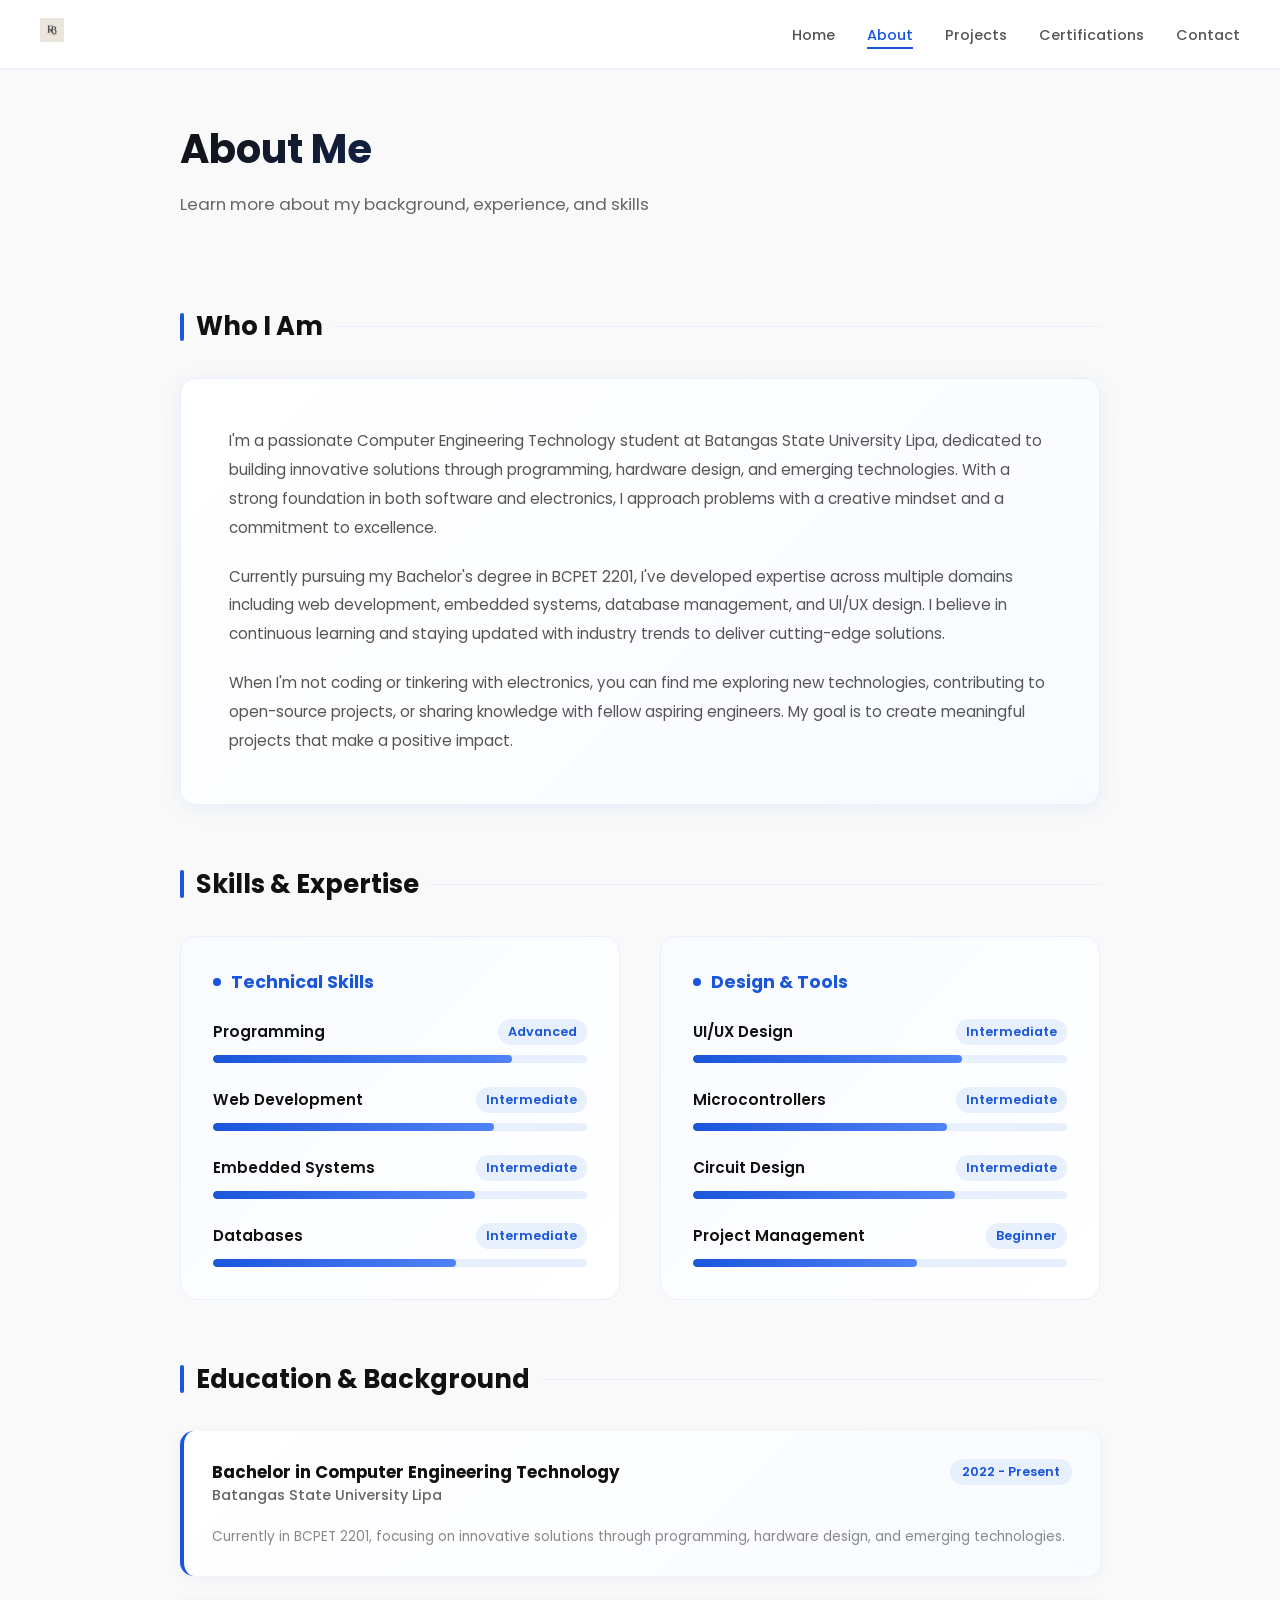
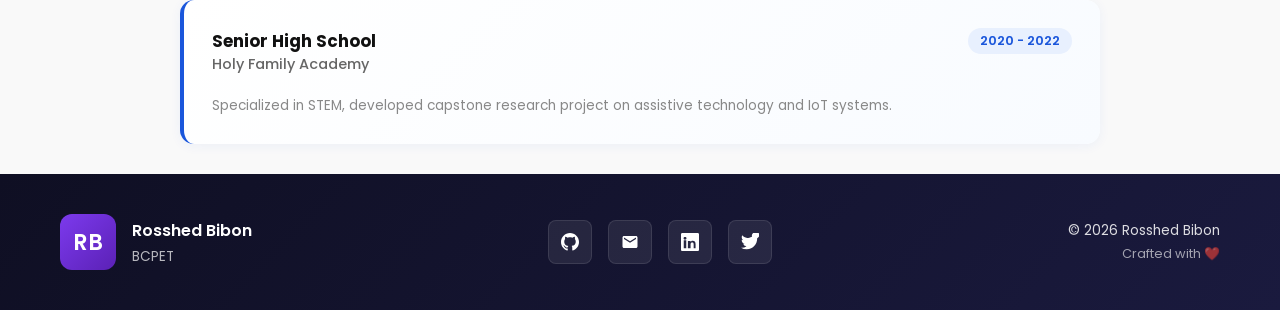
<file: about.html>
<!DOCTYPE html>
<html lang="en">
<head>
<meta charset="UTF-8">
<meta name="viewport" content="width=device-width, initial-scale=1.0">
<title>About Me - Rosshed Joseph L. Bibon</title>
<link href="https://fonts.googleapis.com/css2?family=Poppins:wght@300;400;500;600;700&display=swap" rel="stylesheet">
<style>
  * { margin: 0; padding: 0; box-sizing: border-box; }

  html {
    scroll-behavior: smooth;
  }

  body {
    font-family: 'Poppins', sans-serif;
    background: #f9f9f9;
    color: #222;
  }

  @keyframes fadeInUp {
    from {
      opacity: 0;
      transform: translateY(30px);
    }
    to {
      opacity: 1;
      transform: translateY(0);
    }
  }

  section {
    opacity: 0;
    transform: translateY(30px) !important;
  }

  section.animate {
    animation: fadeInUp 0.6s ease-out forwards !important;
  }

  section.delay-1.animate { animation-delay: 0.1s; }
  section.delay-2.animate { animation-delay: 0.2s; }

  /* NAV */
  nav {
    background: #fff;
    padding: 18px 40px;
    display: flex;
    justify-content: space-between;
    align-items: center;
    border-bottom: 1px solid #e8f0fe;
    position: sticky;
    top: 0;
    z-index: 10;
    box-shadow: 0 1px 3px rgba(0,0,0,0.05);
  }
  .logo {
    font-size: 1.2rem;
    font-weight: 700;
    color: #1a56db;
    cursor: pointer;
  }
  .nav-links {
    display: flex;
    gap: 32px;
    list-style: none;
  }
  .nav-links a {
    text-decoration: none;
    color: #555;
    font-size: 0.9rem;
    font-weight: 500;
    transition: color 0.3s ease;
    position: relative;
  }
  .nav-links a:hover {
    color: #1a56db;
  }
  .nav-links a::after {
    content: '';
    position: absolute;
    bottom: -4px;
    left: 0;
    width: 0;
    height: 2px;
    background: #1a56db;
    transition: width 0.3s ease;
  }
  .nav-links a:hover::after {
    width: 100%;
  }
  .nav-links a.active-link {
    color: #1a56db;
  }
  .nav-links a.active-link::after {
    width: 100%;
  }

  /* PAGE TITLE */
  .page-header {
    max-width: 1000px;
    margin: 50px auto 60px;
    padding: 0 40px;
  }
  .page-title {
    font-size: 2.5rem;
    font-weight: 700;
    color: #111;
    margin-bottom: 12px;
    background: linear-gradient(135deg, #111 0%, #1a56db 100%);
    -webkit-background-clip: text;
    -webkit-text-fill-color: transparent;
    background-clip: text;
  }
  .page-subtitle {
    font-size: 1.05rem;
    color: #666;
    font-weight: 400;
  }

  /* SECTION */
  section {
    max-width: 1000px;
    margin: 0 auto 60px;
    padding: 0 40px;
  }
  .section-title {
    font-size: 1.6rem;
    font-weight: 700;
    color: #111;
    margin-bottom: 32px;
    display: flex;
    align-items: center;
    gap: 12px;
  }
  .section-title::before {
    content: '';
    width: 4px;
    height: 28px;
    background: #1a56db;
    border-radius: 2px;
  }
  .section-title::after {
    content: '';
    flex: 1;
    height: 1px;
    background: #e8f0fe;
  }

  /* ABOUT */
  .about-box {
    background: linear-gradient(135deg, #fff 0%, #f8fbff 100%);
    border-radius: 16px;
    padding: 48px;
    box-shadow: 0 4px 20px rgba(26, 86, 219, 0.08);
    color: #555;
    font-size: 0.95rem;
    line-height: 1.9;
    border: 1px solid #e8f0fe;
  }
  .about-box p {
    margin-bottom: 20px;
  }
  .about-box p:last-child {
    margin-bottom: 0;
  }

  /* SKILLS */
  .skills-container {
    display: grid;
    grid-template-columns: 1fr 1fr;
    gap: 40px;
    margin-bottom: 60px;
  }
  @media (max-width: 768px) {
    .skills-container {
      grid-template-columns: 1fr;
    }
  }
  .skill-category {
    background: linear-gradient(135deg, #f8fbff 0%, #fff 100%);
    border-radius: 16px;
    padding: 32px;
    border: 1px solid #e8f0fe;
  }
  .skill-category-title {
    font-size: 1.1rem;
    font-weight: 700;
    color: #1a56db;
    margin-bottom: 24px;
    display: flex;
    align-items: center;
    gap: 10px;
  }
  .skill-category-title::before {
    content: '';
    width: 8px;
    height: 8px;
    background: #1a56db;
    border-radius: 50%;
  }
  .skill-item {
    margin-bottom: 24px;
  }
  .skill-item:last-child {
    margin-bottom: 0;
  }
  .skill-header {
    display: flex;
    justify-content: space-between;
    align-items: center;
    margin-bottom: 10px;
  }
  .skill-name {
    font-size: 0.95rem;
    font-weight: 600;
    color: #111;
  }
  .skill-level {
    font-size: 0.8rem;
    font-weight: 600;
    color: #1a56db;
    background: #e8f0fe;
    padding: 4px 10px;
    border-radius: 20px;
  }
  .skill-bar {
    background: #e8f0fe;
    border-radius: 99px;
    height: 8px;
    overflow: hidden;
  }
  .skill-fill {
    height: 8px;
    border-radius: 99px;
    background: linear-gradient(90deg, #1a56db 0%, #4f82f7 100%);
    transition: width 0.8s cubic-bezier(0.34, 1.56, 0.64, 1);
  }

  /* EDUCATION */
  .education-grid {
    display: grid;
    grid-template-columns: 1fr;
    gap: 24px;
  }
  .education-card {
    background: linear-gradient(135deg, #fff 0%, #f8fbff 100%);
    border-radius: 14px;
    padding: 28px;
    border-left: 4px solid #1a56db;
    box-shadow: 0 2px 12px rgba(26, 86, 219, 0.06);
    transition: all 0.3s ease;
  }
  .education-card:hover {
    transform: translateX(4px);
    box-shadow: 0 4px 20px rgba(26, 86, 219, 0.1);
  }
  .edu-header {
    display: flex;
    justify-content: space-between;
    align-items: flex-start;
    margin-bottom: 12px;
  }
  .edu-title {
    font-size: 1.05rem;
    font-weight: 700;
    color: #111;
  }
  .edu-date {
    font-size: 0.8rem;
    font-weight: 600;
    color: #1a56db;
    background: #e8f0fe;
    padding: 4px 12px;
    border-radius: 20px;
    white-space: nowrap;
  }
  .edu-institution {
    font-size: 0.9rem;
    color: #666;
    margin-bottom: 8px;
    font-weight: 500;
  }
  .edu-description {
    font-size: 0.85rem;
    color: #888;
    line-height: 1.6;
  }

  footer {
    background: linear-gradient(135deg, #0f0f23 0%, #1a1a3e 100%);
    color: #fff;
    padding: 40px 60px;
    margin-top: 60px;
    position: relative;
  }
  .footer-content {
    max-width: 1400px;
    margin: 0 auto;
    display: flex;
    align-items: center;
    justify-content: space-between;
    gap: 40px;
  }
  
  /* Profile section - left */
  .footer-profile {
    display: flex;
    align-items: center;
    gap: 16px;
    flex-shrink: 0;
  }
  .footer-avatar {
    width: 56px;
    height: 56px;
    background: linear-gradient(135deg, #7c3aed 0%, #5b21b6 100%);
    border-radius: 12px;
    display: flex;
    align-items: center;
    justify-content: center;
    font-weight: 600;
    font-size: 1.4rem;
    color: #fff;
  }
  .footer-profile-info h3 {
    margin: 0;
    font-size: 1rem;
    font-weight: 600;
    color: #fff;
  }
  .footer-profile-info p {
    margin: 4px 0 0 0;
    font-size: 0.85rem;
    color: rgba(255, 255, 255, 0.7);
  }
  
  /* Social icons - center */
  .footer-socials-center {
    display: flex;
    gap: 16px;
    flex: 1;
    justify-content: center;
  }
  .footer-social-icon {
    width: 44px;
    height: 44px;
    display: flex;
    align-items: center;
    justify-content: center;
    background: rgba(255, 255, 255, 0.08);
    border: 1px solid rgba(255, 255, 255, 0.1);
    border-radius: 8px;
    color: #fff;
    text-decoration: none;
    transition: all 0.3s ease;
  }
  .footer-social-icon:hover {
    background: rgba(124, 58, 237, 0.2);
    border-color: rgba(124, 58, 237, 0.4);
  }
  .footer-social-icon svg {
    width: 18px;
    height: 18px;
  }
  
  /* Copyright and credit - right */
  .footer-credit {
    text-align: right;
    flex-shrink: 0;
  }
  .footer-credit p {
    margin: 0;
    font-size: 0.85rem;
    color: rgba(255, 255, 255, 0.85);
  }
  .footer-credit-text {
    font-size: 0.8rem;
    color: rgba(255, 255, 255, 0.6);
    margin-top: 4px;
  }
  
  /* Scroll to top button */
  .scroll-to-top {
    position: absolute;
    right: 60px;
    bottom: 40px;
    width: 56px;
    height: 56px;
    background: linear-gradient(135deg, #7c3aed 0%, #5b21b6 100%);
    border: none;
    border-radius: 50%;
    cursor: pointer;
    display: flex;
    align-items: center;
    justify-content: center;
    color: #fff;
    transition: all 0.3s ease;
    box-shadow: 0 6px 20px rgba(124, 58, 237, 0.4);
    animation: floatUp 3s ease-in-out infinite;
  }
  @keyframes floatUp {
    0%, 100% { transform: translateY(0); }
    50% { transform: translateY(-8px); }
  }
  .scroll-to-top:hover {
    transform: translateY(-4px) scale(1.12);
    box-shadow: 0 10px 30px rgba(124, 58, 237, 0.6);
    animation: none;
  }
  .scroll-to-top:active {
    transform: translateY(-2px) scale(1.08);
  }
  .scroll-to-top svg {
    width: 24px;
    height: 24px;
    stroke: currentColor;
  }

  @media (max-width: 768px) {
    footer {
      padding: 30px 20px 60px;
    }
    .footer-content {
      flex-direction: column;
      gap: 24px;
    }
    .footer-profile {
      width: 100%;
      justify-content: center;
      text-align: center;
    }
    .footer-profile-info {
      text-align: left;
    }
    .footer-socials-center {
      width: 100%;
    }
    .footer-credit {
      width: 100%;
      text-align: center;
    }
    .scroll-to-top {
      right: 50%;
      transform: translateX(50%);
      bottom: 20px;
    }
  }

  @media (max-width: 768px) {
    footer {
      padding: 40px 20px 24px;
    }
    .footer-content {
      grid-template-columns: 1fr;
      gap: 24px;
      margin-bottom: 24px;
    }
  }
</style>
</head>
<body>

<nav>
  <div class="logo">
    <a href="index.html" style="text-decoration: none; color: #1a56db;">
      <img src="assets/images/logo.png" alt="Logo" style="height: 24px; width: auto;">
    </a>
  </div>
  <ul class="nav-links">
    <li><a href="index.html">Home</a></li>
    <li><a href="about.html" class="active-link">About</a></li>
    <li><a href="projects.html">Projects</a></li>
    <li><a href="certifications.html">Certifications</a></li>
    <li><a href="contact.html">Contact</a></li>
  </ul>
</nav>

<!-- PAGE HEADER -->
<div class="page-header">
  <h1 class="page-title">About Me</h1>
  <p class="page-subtitle">Learn more about my background, experience, and skills</p>
</div>

<!-- ABOUT -->
<section class="delay-1">
  <div class="section-title">Who I Am</div>
  <div class="about-box">
    <p>
      I'm a passionate Computer Engineering Technology student at Batangas State University Lipa, dedicated to building innovative solutions through programming, hardware design, and emerging technologies. With a strong foundation in both software and electronics, I approach problems with a creative mindset and a commitment to excellence.
    </p>
    <p>
      Currently pursuing my Bachelor's degree in BCPET 2201, I've developed expertise across multiple domains including web development, embedded systems, database management, and UI/UX design. I believe in continuous learning and staying updated with industry trends to deliver cutting-edge solutions.
    </p>
    <p>
      When I'm not coding or tinkering with electronics, you can find me exploring new technologies, contributing to open-source projects, or sharing knowledge with fellow aspiring engineers. My goal is to create meaningful projects that make a positive impact.
    </p>
  </div>
</section>

<!-- SKILLS -->
<section class="delay-2">
  <div class="section-title">Skills & Expertise</div>
  <div class="skills-container">
    <!-- Technical Skills -->
    <div class="skill-category">
      <div class="skill-category-title">Technical Skills</div>
      
      <div class="skill-item">
        <div class="skill-header">
          <div class="skill-name">Programming</div>
          <div class="skill-level">Advanced</div>
        </div>
        <div class="skill-bar"><div class="skill-fill" style="width:80%"></div></div>
      </div>

      <div class="skill-item">
        <div class="skill-header">
          <div class="skill-name">Web Development</div>
          <div class="skill-level">Intermediate</div>
        </div>
        <div class="skill-bar"><div class="skill-fill" style="width:75%"></div></div>
      </div>

      <div class="skill-item">
        <div class="skill-header">
          <div class="skill-name">Embedded Systems</div>
          <div class="skill-level">Intermediate</div>
        </div>
        <div class="skill-bar"><div class="skill-fill" style="width:70%"></div></div>
      </div>

      <div class="skill-item">
        <div class="skill-header">
          <div class="skill-name">Databases</div>
          <div class="skill-level">Intermediate</div>
        </div>
        <div class="skill-bar"><div class="skill-fill" style="width:65%"></div></div>
      </div>
    </div>

    <!-- Design & Tools -->
    <div class="skill-category">
      <div class="skill-category-title">Design & Tools</div>
      
      <div class="skill-item">
        <div class="skill-header">
          <div class="skill-name">UI/UX Design</div>
          <div class="skill-level">Intermediate</div>
        </div>
        <div class="skill-bar"><div class="skill-fill" style="width:72%"></div></div>
      </div>

      <div class="skill-item">
        <div class="skill-header">
          <div class="skill-name">Microcontrollers</div>
          <div class="skill-level">Intermediate</div>
        </div>
        <div class="skill-bar"><div class="skill-fill" style="width:68%"></div></div>
      </div>

      <div class="skill-item">
        <div class="skill-header">
          <div class="skill-name">Circuit Design</div>
          <div class="skill-level">Intermediate</div>
        </div>
        <div class="skill-bar"><div class="skill-fill" style="width:70%"></div></div>
      </div>

      <div class="skill-item">
        <div class="skill-header">
          <div class="skill-name">Project Management</div>
          <div class="skill-level">Beginner</div>
        </div>
        <div class="skill-bar"><div class="skill-fill" style="width:60%"></div></div>
      </div>
    </div>
  </div>
</section>

<!-- EDUCATION -->
<section class="delay-2">
  <div class="section-title">Education & Background</div>
  <div class="education-grid">
    <div class="education-card">
      <div class="edu-header">
        <div>
          <div class="edu-title">Bachelor in Computer Engineering Technology</div>
          <div class="edu-institution">Batangas State University Lipa</div>
        </div>
        <div class="edu-date">2022 - Present</div>
      </div>
      <div class="edu-description">Currently in BCPET 2201, focusing on innovative solutions through programming, hardware design, and emerging technologies.</div>
    </div>

    <div class="education-card">
      <div class="edu-header">
        <div>
          <div class="edu-title">Senior High School</div>
          <div class="edu-institution">Holy Family Academy</div>
        </div>
        <div class="edu-date">2020 - 2022</div>
      </div>
      <div class="edu-description">Specialized in STEM, developed capstone research project on assistive technology and IoT systems.</div>
    </div>
  </div>
</section>

<footer>
  <div class="footer-content">
    <!-- Profile Section -->
    <div class="footer-profile">
      <div class="footer-avatar">RB</div>
      <div class="footer-profile-info">
        <h3>Rosshed Bibon</h3>
        <p>BCPET</p>
      </div>
    </div>

    <!-- Social Icons Center -->
    <div class="footer-socials-center">
      <a href="https://github.com" target="_blank" class="footer-social-icon" title="GitHub">
        <svg viewBox="0 0 24 24" fill="currentColor">
          <path d="M12 0c-6.626 0-12 5.373-12 12 0 5.302 3.438 9.8 8.207 11.387.599.111.793-.261.793-.577v-2.234c-3.338.726-4.033-1.416-4.033-1.416-.546-1.387-1.333-1.756-1.333-1.756-1.089-.745.083-.729.083-.729 1.205.084 1.839 1.237 1.839 1.237 1.07 1.834 2.807 1.304 3.492.997.107-.775.418-1.305.762-1.604-2.665-.305-5.467-1.334-5.467-5.931 0-1.311.469-2.381 1.236-3.221-.124-.303-.535-1.524.117-3.176 0 0 1.008-.322 3.301 1.23.957-.266 1.983-.399 3.003-.404 1.02.005 2.047.138 3.006.404 2.291-1.552 3.297-1.23 3.297-1.23.653 1.653.242 2.874.118 3.176.77.84 1.235 1.911 1.235 3.221 0 4.609-2.807 5.624-5.479 5.921.43.372.823 1.102.823 2.222v 3.293c0 .319.192.694.801.576 4.765-1.589 8.199-6.086 8.199-11.386 0-6.627-5.373-12-12-12z"/>
        </svg>
      </a>
      <a href="mailto:rosshedj@gmail.com" class="footer-social-icon" title="Email">
        <svg viewBox="0 0 24 24" fill="currentColor">
          <path d="M20 4H4c-1.1 0-1.99.9-1.99 2L2 18c0 1.1.9 2 2 2h16c1.1 0 2-.9 2-2V6c0-1.1-.9-2-2-2zm0 4l-8 5-8-5V6l8 5 8-5v2z"/>
        </svg>
      </a>
      <a href="https://linkedin.com" target="_blank" class="footer-social-icon" title="LinkedIn">
        <svg viewBox="0 0 24 24" fill="currentColor">
          <path d="M20.447 20.452h-3.554v-5.569c0-1.328-.475-2.236-1.986-2.236-1.081 0-1.722.722-2.004 1.418-.103.249-.129.597-.129.946v5.441h-3.554s.05-8.814 0-9.752h3.554v1.381c.43-.664 1.202-1.61 2.923-1.61 2.136 0 3.74 1.395 3.74 4.393v5.588zM5.337 8.855c-1.144 0-1.915-.758-1.915-1.71 0-.954.77-1.71 1.969-1.71 1.199 0 1.915.756 1.94 1.71 0 .952-.74 1.71-1.994 1.71zm1.676 11.597H3.662V9.555h3.351v10.897zM22.225 0H1.771C.792 0 0 .774 0 1.729v20.542C0 23.227.792 24 1.771 24h20.451C23.2 24 24 23.227 24 22.271V1.729C24 .774 23.2 0 22.222 0h.003z"/>
        </svg>
      </a>
      <a href="https://twitter.com" target="_blank" class="footer-social-icon" title="Twitter">
        <svg viewBox="0 0 24 24" fill="currentColor">
          <path d="M23.953 4.57a10 10 0 002.856-3.515 9.953 9.953 0 01-2.828.856 4.958 4.958 0 002.163-2.723c-.951.555-2.005.959-3.127 1.184a4.92 4.92 0 00-8.384 4.482C7.69 8.095 4.067 6.13 1.64 3.162a4.822 4.822 0 00-.666 2.475c0 1.71.87 3.213 2.188 4.096a4.904 4.904 0 01-2.228-.616v.06a4.923 4.923 0 003.946 4.827 4.996 4.996 0 01-2.212.085 4.936 4.936 0 004.604 3.417a9.867 9.867 0 01-6.102 2.105c-.39 0-.779-.023-1.17-.067a13.995 13.995 0 007.557 2.209c9.053 0 13.998-7.496 13.998-13.985 0-.21 0-.42-.015-.63A9.935 9.935 0 0024 4.59z"/>
        </svg>
      </a>
    </div>

    <!-- Credit Section -->
    <div class="footer-credit">
      <p>&copy; 2026 Rosshed Bibon</p>
      <div class="footer-credit-text">Crafted with ❤️</div>
    </div>
  </div>

  <!-- Scroll to Top Button -->
  <button class="scroll-to-top" id="scrollToTop" title="Back to top">
    <svg viewBox="0 0 24 24" fill="none" stroke="currentColor" stroke-width="2" stroke-linecap="round" stroke-linejoin="round">
      <polyline points="18 15 12 9 6 15"></polyline>
    </svg>
  </button>
</footer>

<script>
  const scrollToTopBtn = document.getElementById('scrollToTop');
  window.addEventListener('scroll', () => {
    if (window.pageYOffset > 300) {
      scrollToTopBtn.style.display = 'flex';
    } else {
      scrollToTopBtn.style.display = 'none';
    }
  });
  scrollToTopBtn.addEventListener('click', () => {
    window.scrollTo({ top: 0, behavior: 'smooth' });
  });
  scrollToTopBtn.style.display = 'none';
</script>

<script>
  document.addEventListener('DOMContentLoaded', function() {
    const sections = document.querySelectorAll('section');
    
    // Immediately animate all sections on load
    sections.forEach(section => {
      section.classList.add('animate');
    });
    
    // Logo click to go to home
    document.querySelector('.logo').addEventListener('click', function(e) {
      e.preventDefault();
      window.location.href = 'index.html';
    });
  });
</script>

</body>
</html>
</file>
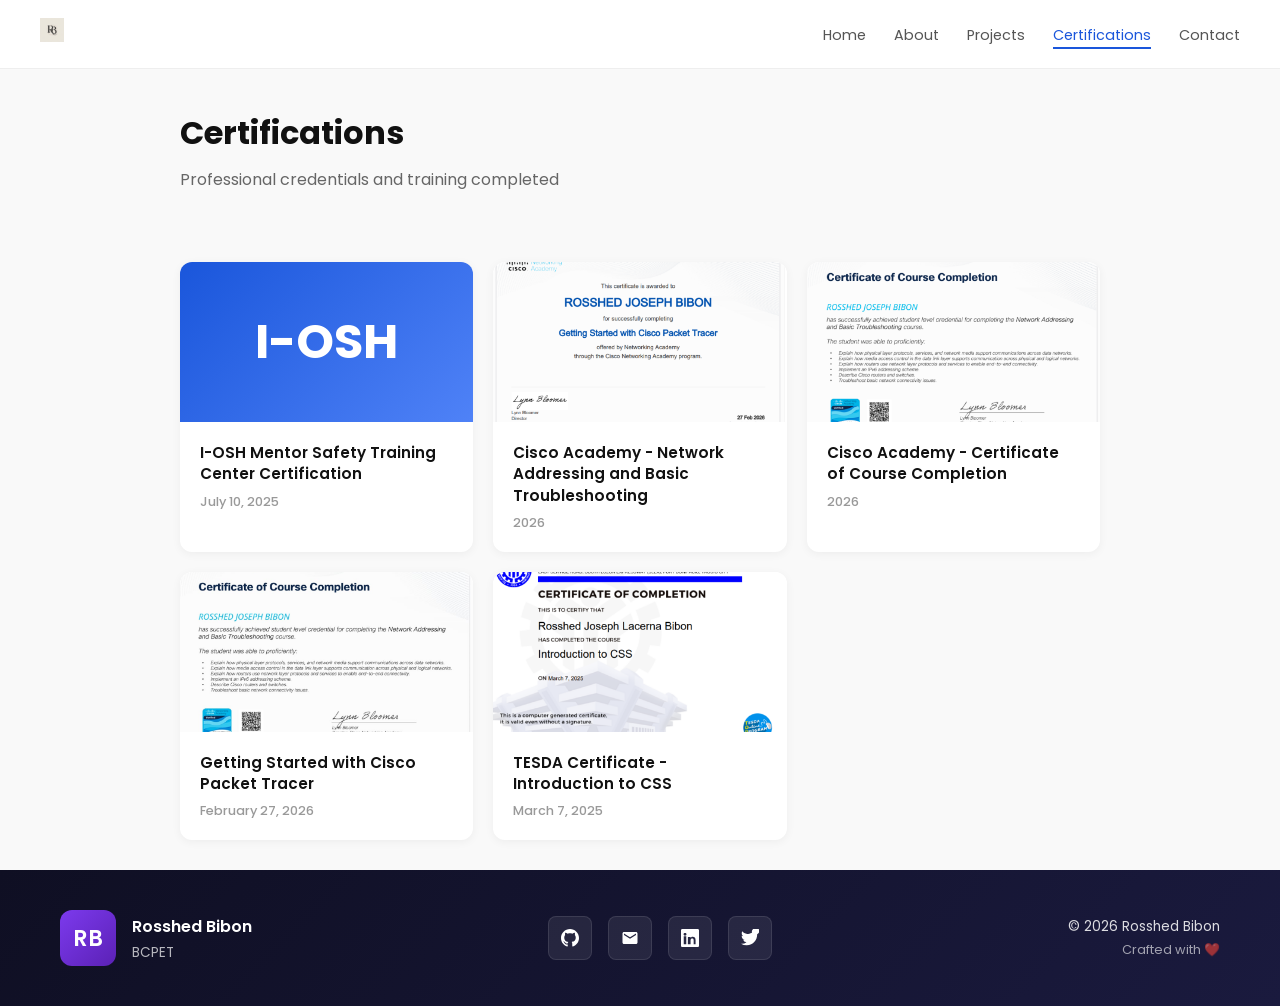
<file: certifications.html>
<!DOCTYPE html>
<html lang="en">
<head>
<meta charset="UTF-8">
<meta name="viewport" content="width=device-width, initial-scale=1.0">
<title>Certifications - Rosshed Joseph L. Bibon</title>
<link href="https://fonts.googleapis.com/css2?family=Poppins:wght@300;400;500;600;700&display=swap" rel="stylesheet">
<style>
  * { margin: 0; padding: 0; box-sizing: border-box; }

  html {
    scroll-behavior: smooth;
  }

  body {
    font-family: 'Poppins', sans-serif;
    background: #f9f9f9;
    color: #222;
  }

  @keyframes fadeInUp {
    from {
      opacity: 0;
      transform: translateY(30px);
    }
    to {
      opacity: 1;
      transform: translateY(0);
    }
  }

  section {
    opacity: 0;
    transform: translateY(30px) !important;
  }

  section.animate {
    animation: fadeInUp 0.6s ease-out forwards !important;
  }

  /* NAV */
  nav {
    background: #fff;
    padding: 18px 40px;
    display: flex;
    justify-content: space-between;
    align-items: center;
    border-bottom: 1px solid #eee;
    position: sticky; top: 0; z-index: 10;
  }
  .logo { font-size: 1.2rem; font-weight: 700; color: #1a56db; cursor: pointer; }
  .nav-links { display: flex; gap: 28px; list-style: none; }
  .nav-links a {
    text-decoration: none;
    color: #555;
    font-size: 0.9rem;
    transition: all 0.3s ease;
    position: relative;
    padding-bottom: 4px;
  }
  .nav-links a::after {
    content: '';
    position: absolute;
    bottom: 0;
    left: 0;
    width: 0;
    height: 2px;
    background: #1a56db;
    transition: width 0.3s ease;
  }
  .nav-links a:hover {
    color: #1a56db;
  }
  .nav-links a:hover::after {
    width: 100%;
  }
  .nav-links a.active-link {
    color: #1a56db;
    border-bottom: 2px solid #1a56db;
    padding-bottom: 2px;
  }

  /* PAGE TITLE */
  .page-header {
    max-width: 1000px;
    margin: 40px auto;
    padding: 0 40px;
  }
  .page-title {
    font-size: 2rem;
    font-weight: 700;
    color: #111;
    margin-bottom: 10px;
  }
  .page-subtitle {
    font-size: 1rem;
    color: #666;
  }

  /* SECTION */
  section { max-width: 1000px; margin: 0 auto 40px; padding: 0 40px; }
  .section-title {
    font-size: 1.4rem; font-weight: 700; color: #111;
    margin-bottom: 24px;
    display: flex; align-items: center; gap: 10px;
  }
  .section-title::after { content: ''; flex: 1; height: 1px; background: #eee; }

  /* CERTIFICATIONS */
  .cert-grid {
    display: grid;
    grid-template-columns: repeat(auto-fit, minmax(250px, 1fr));
    gap: 20px;
  }
  .cert-card {
    background: #fff;
    border-radius: 12px;
    overflow: hidden;
    box-shadow: 0 2px 10px rgba(0,0,0,0.05);
    transition: transform 0.2s;
  }
  .cert-card:hover { transform: translateY(-4px); }
  .cert-image {
    width: 100%;
    height: 160px;
    background: #e8f0fe;
    display: flex;
    align-items: center;
    justify-content: center;
    overflow: hidden;
  }
  .cert-image img {
    width: 100%;
    height: 100%;
    object-fit: cover;
  }
  .cert-body {
    padding: 20px;
  }
  .cert-name {
    font-size: 0.95rem;
    font-weight: 600;
    color: #111;
    margin-bottom: 8px;
    line-height: 1.4;
  }
  .cert-date {
    font-size: 0.8rem;
    color: #999;
    font-weight: 500;
  }

  footer {
    background: linear-gradient(135deg, #0f0f23 0%, #1a1a3e 100%);
    color: #fff;
    padding: 40px 60px;
    margin-top: 60px;
    position: relative;
  }
  .footer-content {
    max-width: 1400px;
    margin: 0 auto;
    display: flex;
    align-items: center;
    justify-content: space-between;
    gap: 40px;
  }
  
  /* Profile section - left */
  .footer-profile {
    display: flex;
    align-items: center;
    gap: 16px;
    flex-shrink: 0;
  }
  .footer-avatar {
    width: 56px;
    height: 56px;
    background: linear-gradient(135deg, #7c3aed 0%, #5b21b6 100%);
    border-radius: 12px;
    display: flex;
    align-items: center;
    justify-content: center;
    font-weight: 600;
    font-size: 1.4rem;
    color: #fff;
  }
  .footer-profile-info h3 {
    margin: 0;
    font-size: 1rem;
    font-weight: 600;
    color: #fff;
  }
  .footer-profile-info p {
    margin: 4px 0 0 0;
    font-size: 0.85rem;
    color: rgba(255, 255, 255, 0.7);
  }
  
  /* Social icons - center */
  .footer-socials-center {
    display: flex;
    gap: 16px;
    flex: 1;
    justify-content: center;
  }
  .footer-social-icon {
    width: 44px;
    height: 44px;
    display: flex;
    align-items: center;
    justify-content: center;
    background: rgba(255, 255, 255, 0.08);
    border: 1px solid rgba(255, 255, 255, 0.1);
    border-radius: 8px;
    color: #fff;
    text-decoration: none;
    transition: all 0.3s ease;
  }
  .footer-social-icon:hover {
    background: rgba(124, 58, 237, 0.2);
    border-color: rgba(124, 58, 237, 0.4);
  }
  .footer-social-icon svg {
    width: 18px;
    height: 18px;
  }
  
  /* Copyright and credit - right */
  .footer-credit {
    text-align: right;
    flex-shrink: 0;
  }
  .footer-credit p {
    margin: 0;
    font-size: 0.85rem;
    color: rgba(255, 255, 255, 0.85);
  }
  .footer-credit-text {
    font-size: 0.8rem;
    color: rgba(255, 255, 255, 0.6);
    margin-top: 4px;
  }
  
  /* Scroll to top button */
  .scroll-to-top {
    position: absolute;
    right: 60px;
    bottom: 40px;
    width: 56px;
    height: 56px;
    background: linear-gradient(135deg, #7c3aed 0%, #5b21b6 100%);
    border: none;
    border-radius: 50%;
    cursor: pointer;
    display: flex;
    align-items: center;
    justify-content: center;
    color: #fff;
    transition: all 0.3s ease;
    box-shadow: 0 6px 20px rgba(124, 58, 237, 0.4);
    animation: floatUp 3s ease-in-out infinite;
  }
  @keyframes floatUp {
    0%, 100% { transform: translateY(0); }
    50% { transform: translateY(-8px); }
  }
  .scroll-to-top:hover {
    transform: translateY(-4px) scale(1.12);
    box-shadow: 0 10px 30px rgba(124, 58, 237, 0.6);
    animation: none;
  }
  .scroll-to-top:active {
    transform: translateY(-2px) scale(1.08);
  }
  .scroll-to-top svg {
    width: 24px;
    height: 24px;
    stroke: currentColor;
  }

  @media (max-width: 768px) {
    footer {
      padding: 30px 20px 60px;
    }
    .footer-content {
      flex-direction: column;
      gap: 24px;
    }
    .footer-profile {
      width: 100%;
      justify-content: center;
      text-align: center;
    }
    .footer-profile-info {
      text-align: left;
    }
    .footer-socials-center {
      width: 100%;
    }
    .footer-credit {
      width: 100%;
      text-align: center;
    }
    .scroll-to-top {
      right: 50%;
      transform: translateX(50%);
      bottom: 20px;
    }
  }

  @media (max-width: 768px) {
    footer {
      padding: 40px 20px 24px;
    }
    .footer-content {
      grid-template-columns: 1fr;
      gap: 24px;
      margin-bottom: 24px;
    }
  }
</style>
</head>
<body>

<nav>
  <div class="logo">
    <a href="index.html" style="text-decoration: none; color: #1a56db;">
      <img src="assets/images/logo.png" alt="Logo" style="height: 24px; width: auto;">
    </a>
  </div>
  <ul class="nav-links">
    <li><a href="index.html">Home</a></li>
    <li><a href="about.html">About</a></li>
    <li><a href="projects.html">Projects</a></li>
    <li><a href="certifications.html" class="active-link">Certifications</a></li>
    <li><a href="contact.html">Contact</a></li>
  </ul>
</nav>

<!-- PAGE HEADER -->
<div class="page-header">
  <h1 class="page-title">Certifications</h1>
  <p class="page-subtitle">Professional credentials and training completed</p>
</div>

<!-- CERTIFICATIONS -->
<section>
  <div class="cert-grid">
    <!-- Certificate 1 -->
    <div class="cert-card">
      <div class="cert-image">
        <div style="width: 100%; height: 100%; display: flex; align-items: center; justify-content: center; background: linear-gradient(135deg, #1a56db 0%, #4f82f7 100%); color: #fff; font-size: 3rem; font-weight: 700;">
          I-OSH
        </div>
      </div>
      <div class="cert-body">
        <div class="cert-name">I-OSH Mentor Safety Training Center Certification</div>
        <div class="cert-date">July 10, 2025</div>
      </div>
    </div>

    <!-- Certificate 2 -->
    <div class="cert-card">
      <div class="cert-image">
        <img src="assets/images/cert-cisco-network.jpg" alt="Cisco Academy - Network Addressing and Basic Troubleshooting">
      </div>
      <div class="cert-body">
        <div class="cert-name">Cisco Academy - Network Addressing and Basic Troubleshooting</div>
        <div class="cert-date">2026</div>
      </div>
    </div>

    <!-- Certificate 3 -->
    <div class="cert-card">
      <div class="cert-image">
        <img src="assets/images/cert-cisco-network2.jpg" alt="Cisco Academy - Certificate of Course Completion">
      </div>
      <div class="cert-body">
        <div class="cert-name">Cisco Academy - Certificate of Course Completion</div>
        <div class="cert-date">2026</div>
      </div>
    </div>

    <!-- Certificate 4 -->
    <div class="cert-card">
      <div class="cert-image">
        <img src="assets/images/cert-cisco-packet-tracer.jpg" alt="Getting Started with Cisco Packet Tracer">
      </div>
      <div class="cert-body">
        <div class="cert-name">Getting Started with Cisco Packet Tracer</div>
        <div class="cert-date">February 27, 2026</div>
      </div>
    </div>

    <!-- Certificate 5 -->
    <div class="cert-card">
      <div class="cert-image">
        <img src="assets/images/cert-tesda-css.jpg" alt="TESDA Certificate - Introduction to CSS">
      </div>
      <div class="cert-body">
        <div class="cert-name">TESDA Certificate - Introduction to CSS</div>
        <div class="cert-date">March 7, 2025</div>
      </div>
    </div>
  </div>
</section>

<footer>
  <div class="footer-content">
    <!-- Profile Section -->
    <div class="footer-profile">
      <div class="footer-avatar">RB</div>
      <div class="footer-profile-info">
        <h3>Rosshed Bibon</h3>
        <p>BCPET</p>
      </div>
    </div>

    <!-- Social Icons Center -->
    <div class="footer-socials-center">
      <a href="https://github.com" target="_blank" class="footer-social-icon" title="GitHub">
        <svg viewBox="0 0 24 24" fill="currentColor">
          <path d="M12 0c-6.626 0-12 5.373-12 12 0 5.302 3.438 9.8 8.207 11.387.599.111.793-.261.793-.577v-2.234c-3.338.726-4.033-1.416-4.033-1.416-.546-1.387-1.333-1.756-1.333-1.756-1.089-.745.083-.729.083-.729 1.205.084 1.839 1.237 1.839 1.237 1.07 1.834 2.807 1.304 3.492.997.107-.775.418-1.305.762-1.604-2.665-.305-5.467-1.334-5.467-5.931 0-1.311.469-2.381 1.236-3.221-.124-.303-.535-1.524.117-3.176 0 0 1.008-.322 3.301 1.23.957-.266 1.983-.399 3.003-.404 1.02.005 2.047.138 3.006.404 2.291-1.552 3.297-1.23 3.297-1.23.653 1.653.242 2.874.118 3.176.77.84 1.235 1.911 1.235 3.221 0 4.609-2.807 5.624-5.479 5.921.43.372.823 1.102.823 2.222v 3.293c0 .319.192.694.801.576 4.765-1.589 8.199-6.086 8.199-11.386 0-6.627-5.373-12-12-12z"/>
        </svg>
      </a>
      <a href="mailto:rosshedj@gmail.com" class="footer-social-icon" title="Email">
        <svg viewBox="0 0 24 24" fill="currentColor">
          <path d="M20 4H4c-1.1 0-1.99.9-1.99 2L2 18c0 1.1.9 2 2 2h16c1.1 0 2-.9 2-2V6c0-1.1-.9-2-2-2zm0 4l-8 5-8-5V6l8 5 8-5v2z"/>
        </svg>
      </a>
      <a href="https://linkedin.com" target="_blank" class="footer-social-icon" title="LinkedIn">
        <svg viewBox="0 0 24 24" fill="currentColor">
          <path d="M20.447 20.452h-3.554v-5.569c0-1.328-.475-2.236-1.986-2.236-1.081 0-1.722.722-2.004 1.418-.103.249-.129.597-.129.946v5.441h-3.554s.05-8.814 0-9.752h3.554v1.381c.43-.664 1.202-1.61 2.923-1.61 2.136 0 3.74 1.395 3.74 4.393v5.588zM5.337 8.855c-1.144 0-1.915-.758-1.915-1.71 0-.954.77-1.71 1.969-1.71 1.199 0 1.915.756 1.94 1.71 0 .952-.74 1.71-1.994 1.71zm1.676 11.597H3.662V9.555h3.351v10.897zM22.225 0H1.771C.792 0 0 .774 0 1.729v20.542C0 23.227.792 24 1.771 24h20.451C23.2 24 24 23.227 24 22.271V1.729C24 .774 23.2 0 22.222 0h.003z"/>
        </svg>
      </a>
      <a href="https://twitter.com" target="_blank" class="footer-social-icon" title="Twitter">
        <svg viewBox="0 0 24 24" fill="currentColor">
          <path d="M23.953 4.57a10 10 0 002.856-3.515 9.953 9.953 0 01-2.828.856 4.958 4.958 0 002.163-2.723c-.951.555-2.005.959-3.127 1.184a4.92 4.92 0 00-8.384 4.482C7.69 8.095 4.067 6.13 1.64 3.162a4.822 4.822 0 00-.666 2.475c0 1.71.87 3.213 2.188 4.096a4.904 4.904 0 01-2.228-.616v.06a4.923 4.923 0 003.946 4.827 4.996 4.996 0 01-2.212.085 4.936 4.936 0 004.604 3.417a9.867 9.867 0 01-6.102 2.105c-.39 0-.779-.023-1.17-.067a13.995 13.995 0 007.557 2.209c9.053 0 13.998-7.496 13.998-13.985 0-.21 0-.42-.015-.63A9.935 9.935 0 0024 4.59z"/>
        </svg>
      </a>
    </div>

    <!-- Credit Section -->
    <div class="footer-credit">
      <p>&copy; 2026 Rosshed Bibon</p>
      <div class="footer-credit-text">Crafted with ❤️</div>
    </div>
  </div>

  <!-- Scroll to Top Button -->
  <button class="scroll-to-top" id="scrollToTop" title="Back to top">
    <svg viewBox="0 0 24 24" fill="none" stroke="currentColor" stroke-width="2" stroke-linecap="round" stroke-linejoin="round">
      <polyline points="18 15 12 9 6 15"></polyline>
    </svg>
  </button>
</footer>

<script>
  const scrollToTopBtn = document.getElementById('scrollToTop');
  window.addEventListener('scroll', () => {
    if (window.pageYOffset > 300) {
      scrollToTopBtn.style.display = 'flex';
    } else {
      scrollToTopBtn.style.display = 'none';
    }
  });
  scrollToTopBtn.addEventListener('click', () => {
    window.scrollTo({ top: 0, behavior: 'smooth' });
  });
  scrollToTopBtn.style.display = 'none';
</script>

<script>
  document.addEventListener('DOMContentLoaded', function() {
    const sections = document.querySelectorAll('section');
    
    // Immediately animate all sections on load
    sections.forEach(section => {
      section.classList.add('animate');
    });
    
    // Logo click to go to home
    document.querySelector('.logo').addEventListener('click', function(e) {
      e.preventDefault();
      window.location.href = 'index.html';
    });
  });
</script>
</file>
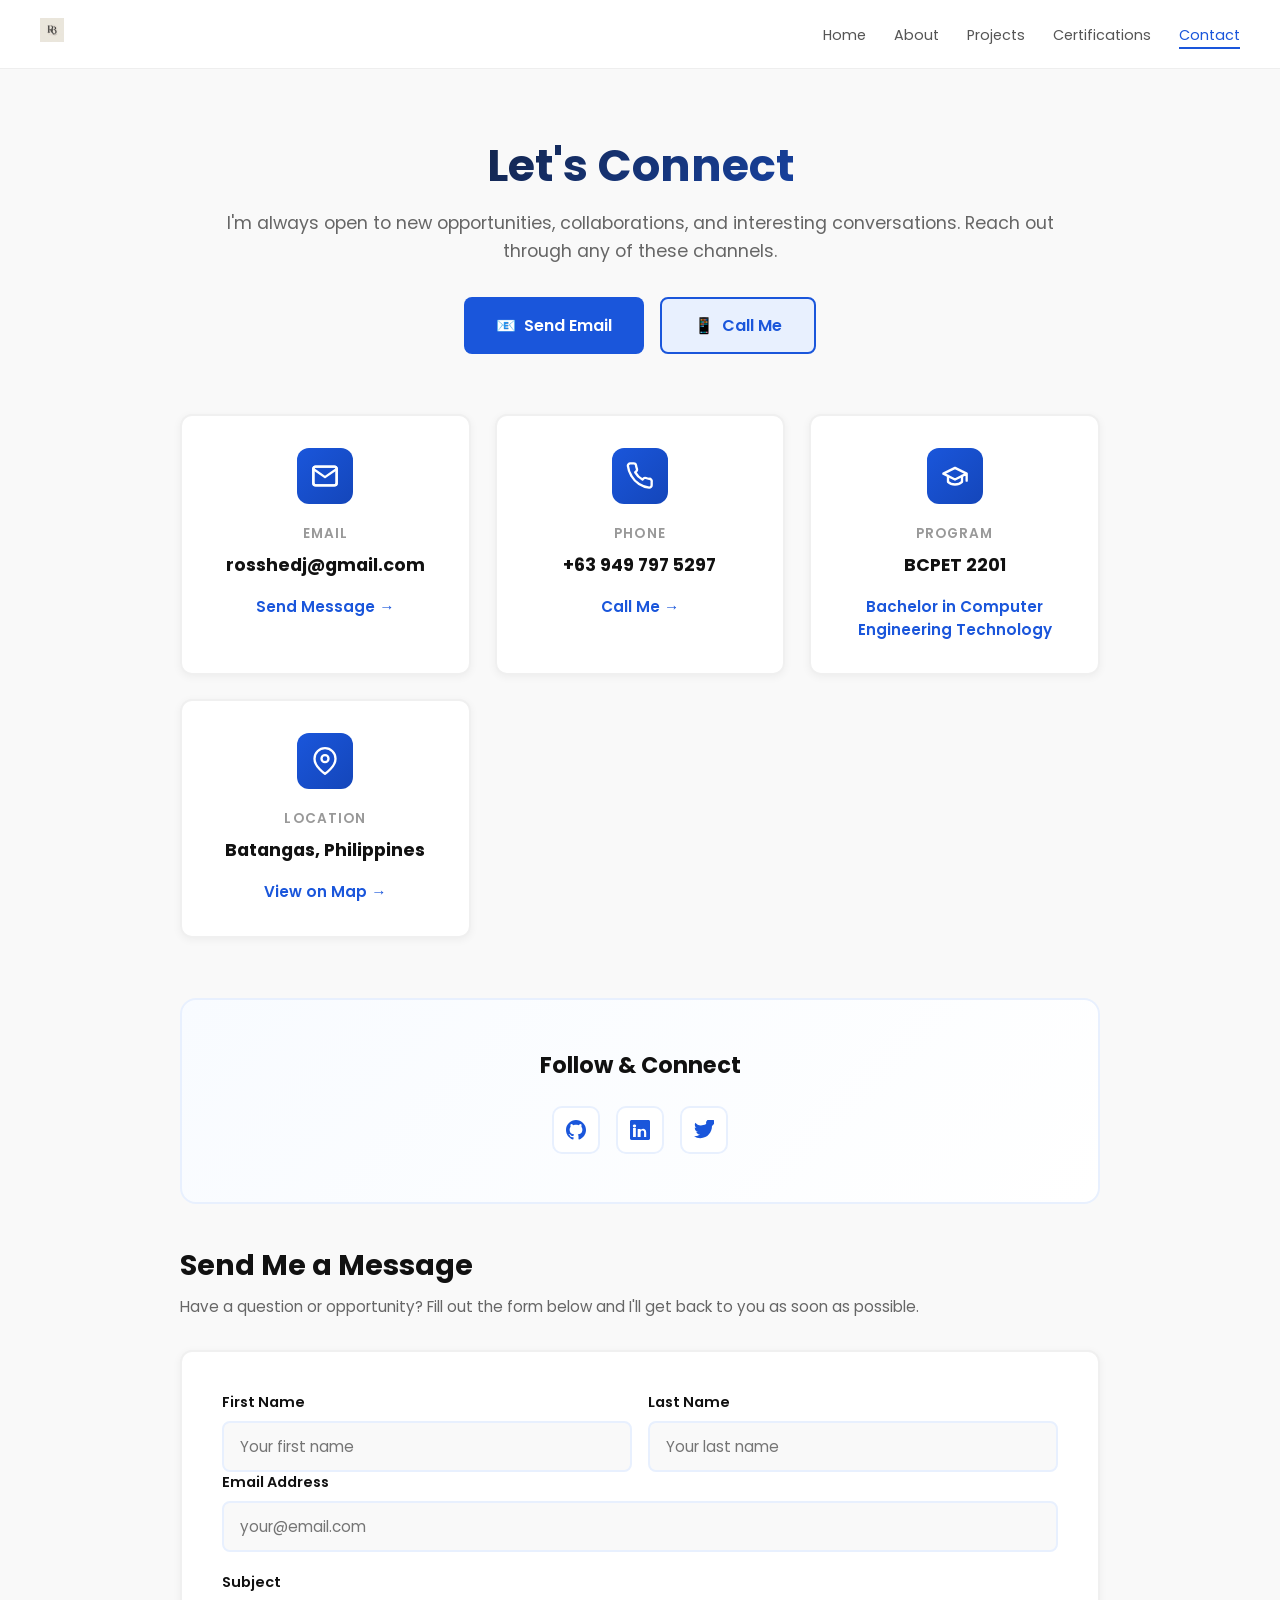
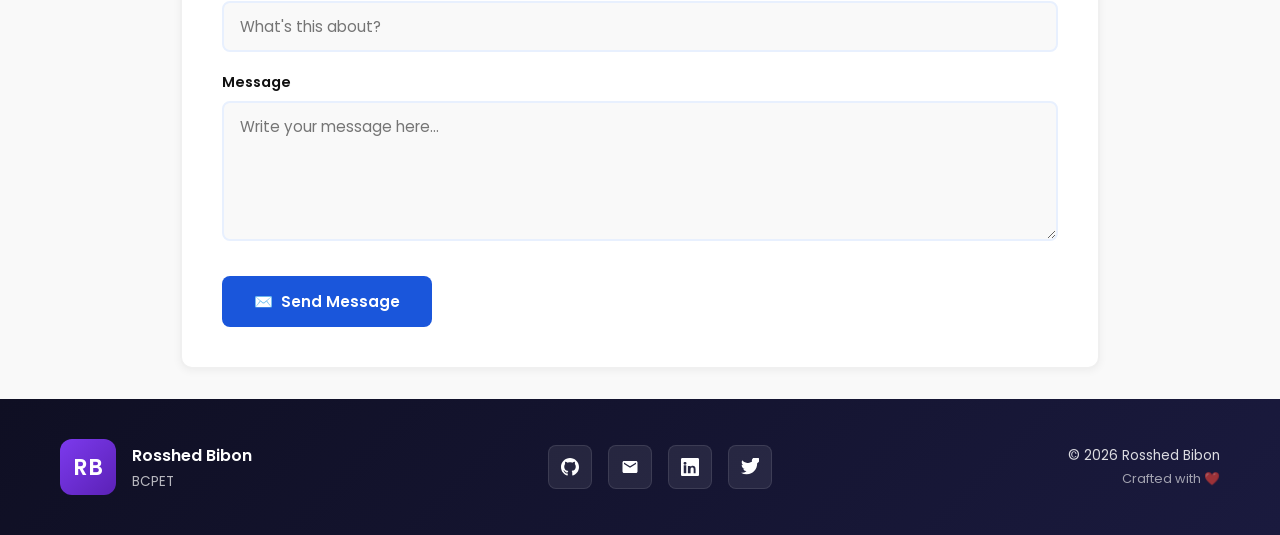
<file: contact.html>
<!DOCTYPE html>
<html lang="en">
<head>
<meta charset="UTF-8">
<meta name="viewport" content="width=device-width, initial-scale=1.0">
<title>Contact Me - Rosshed Joseph L. Bibon</title>
<link href="https://fonts.googleapis.com/css2?family=Poppins:wght@300;400;500;600;700&display=swap" rel="stylesheet">
<style>
  * { margin: 0; padding: 0; box-sizing: border-box; }

  html {
    scroll-behavior: smooth;
  }

  body {
    font-family: 'Poppins', sans-serif;
    background: #f9f9f9;
    color: #222;
  }

  @keyframes fadeInUp {
    from {
      opacity: 0;
      transform: translateY(30px);
    }
    to {
      opacity: 1;
      transform: translateY(0);
    }
  }

  section {
    opacity: 0;
    transform: translateY(30px) !important;
  }

  section.animate {
    animation: fadeInUp 0.6s ease-out forwards !important;
  }

  /* NAV */
  nav {
    background: #fff;
    padding: 18px 40px;
    display: flex;
    justify-content: space-between;
    align-items: center;
    border-bottom: 1px solid #eee;
    position: sticky; top: 0; z-index: 10;
  }
  .logo { font-size: 1.2rem; font-weight: 700; color: #1a56db; cursor: pointer; }
  .nav-links { display: flex; gap: 28px; list-style: none; }
  .nav-links a {
    text-decoration: none;
    color: #555;
    font-size: 0.9rem;
    transition: all 0.3s ease;
    position: relative;
    padding-bottom: 4px;
  }
  .nav-links a::after {
    content: '';
    position: absolute;
    bottom: 0;
    left: 0;
    width: 0;
    height: 2px;
    background: #1a56db;
    transition: width 0.3s ease;
  }
  .nav-links a:hover {
    color: #1a56db;
  }
  .nav-links a:hover::after {
    width: 100%;
  }
  .nav-links a.active-link {
    color: #1a56db;
    border-bottom: 2px solid #1a56db;
    padding-bottom: 2px;
  }

  /* PAGE TITLE */
  .page-header {
    max-width: 1000px;
    margin: 40px auto;
    padding: 0 40px;
  }
  .page-title {
    font-size: 2rem;
    font-weight: 700;
    color: #111;
    margin-bottom: 10px;
  }
  .page-subtitle {
    font-size: 1rem;
    color: #666;
  }

  /* SECTION */
  section { max-width: 1000px; margin: 0 auto 40px; padding: 0 40px; }

  /* HERO SECTION */
  .contact-hero {
    text-align: center;
    margin-bottom: 60px;
  }
  .contact-hero h2 {
    font-size: 2.8rem;
    font-weight: 700;
    background: linear-gradient(135deg, #111 0%, #1a56db 100%);
    -webkit-background-clip: text;
    -webkit-text-fill-color: transparent;
    background-clip: text;
    margin-bottom: 16px;
    line-height: 1.2;
  }
  .contact-hero p {
    font-size: 1.1rem;
    color: #666;
    margin-bottom: 32px;
    line-height: 1.6;
  }
  .cta-buttons {
    display: flex;
    justify-content: center;
    gap: 16px;
    flex-wrap: wrap;
  }
  .cta-btn {
    padding: 14px 32px;
    border-radius: 8px;
    font-size: 1rem;
    font-weight: 600;
    text-decoration: none;
    transition: all 0.3s ease;
    cursor: pointer;
    border: none;
    display: inline-flex;
    align-items: center;
    gap: 8px;
  }
  .cta-btn.primary {
    background: #1a56db;
    color: #fff;
  }
  .cta-btn.primary:hover {
    background: #1446ba;
    box-shadow: 0 8px 20px rgba(26, 86, 219, 0.3);
    transform: translateY(-2px);
  }
  .cta-btn.secondary {
    background: #e8f0fe;
    color: #1a56db;
    border: 2px solid #1a56db;
  }
  .cta-btn.secondary:hover {
    background: #1a56db;
    color: #fff;
    transform: translateY(-2px);
  }

  /* CONTACT CARDS */
  .contact-cards {
    display: grid;
    grid-template-columns: repeat(auto-fit, minmax(280px, 1fr));
    gap: 24px;
    margin-bottom: 60px;
  }
  .contact-card {
    background: #fff;
    border-radius: 12px;
    padding: 32px;
    text-align: center;
    border: 2px solid #f0f0f0;
    transition: all 0.3s ease;
    box-shadow: 0 2px 8px rgba(0, 0, 0, 0.05);
  }
  .contact-card:hover {
    border-color: #1a56db;
    box-shadow: 0 12px 32px rgba(26, 86, 219, 0.15);
    transform: translateY(-6px);
  }
  .card-icon {
    width: 56px;
    height: 56px;
    display: flex;
    align-items: center;
    justify-content: center;
    background: linear-gradient(135deg, #1a56db 0%, #1446ba 100%);
    border-radius: 12px;
    margin: 0 auto 20px;
  }
  .card-icon svg {
    color: #fff;
    width: 28px;
    height: 28px;
  }
  .card-label {
    font-size: 0.85rem;
    text-transform: uppercase;
    letter-spacing: 0.08em;
    color: #999;
    margin-bottom: 8px;
    font-weight: 600;
  }
  .card-value {
    font-size: 1.1rem;
    font-weight: 700;
    color: #111;
    margin-bottom: 16px;
    word-break: break-word;
  }
  .card-action {
    color: #1a56db;
    text-decoration: none;
    font-size: 0.95rem;
    font-weight: 600;
    transition: all 0.2s ease;
    display: inline-flex;
    align-items: center;
    gap: 6px;
  }
  .card-action:hover {
    color: #1446ba;
    transform: translateX(4px);
  }

  /* SOCIAL SECTION */
  .social-section {
    text-align: center;
    padding: 48px 40px;
    background: linear-gradient(135deg, #f8fbff 0%, #fff 100%);
    border-radius: 16px;
    border: 2px solid #e8f0fe;
  }
  .social-section h3 {
    font-size: 1.4rem;
    font-weight: 700;
    color: #111;
    margin-bottom: 24px;
  }
  .social-links {
    display: flex;
    justify-content: center;
    gap: 16px;
    flex-wrap: wrap;
  }
  .social-link {
    width: 48px;
    height: 48px;
    display: flex;
    align-items: center;
    justify-content: center;
    background: #fff;
    border: 2px solid #e8f0fe;
    border-radius: 10px;
    text-decoration: none;
    transition: all 0.3s ease;
  }
  .social-link:hover {
    background: #1a56db;
    border-color: #1a56db;
    transform: translateY(-4px);
  }
  .social-link svg {
    width: 20px;
    height: 20px;
    color: #1a56db;
    transition: color 0.3s ease;
  }
  .social-link:hover svg {
    color: #fff;
  }

  /* CONTACT FORM */
  .form-section h3 {
    font-size: 1.8rem;
    font-weight: 700;
    color: #111;
    margin-bottom: 8px;
  }
  .form-section p {
    color: #666;
    margin-bottom: 32px;
    font-size: 0.95rem;
  }
  .contact-form {
    background: #fff;
    border: 2px solid #f0f0f0;
    border-radius: 12px;
    padding: 40px;
    box-shadow: 0 2px 8px rgba(0, 0, 0, 0.05);
  }
  .form-group {
    margin-bottom: 20px;
  }
  .form-row {
    display: grid;
    grid-template-columns: repeat(auto-fit, minmax(200px, 1fr));
    gap: 16px;
  }
  .form-row .form-group {
    margin-bottom: 0;
  }
  label {
    display: block;
    margin-bottom: 8px;
    font-weight: 600;
    color: #111;
    font-size: 0.9rem;
  }
  input[type="text"],
  input[type="email"],
  textarea {
    width: 100%;
    padding: 12px 16px;
    border: 2px solid #e8f0fe;
    border-radius: 8px;
    font-family: 'Poppins', sans-serif;
    font-size: 0.95rem;
    transition: all 0.3s ease;
    background: #f9f9f9;
  }
  input[type="text"]:focus,
  input[type="email"]:focus,
  textarea:focus {
    outline: none;
    border-color: #1a56db;
    background: #fff;
    box-shadow: 0 0 0 3px rgba(26, 86, 219, 0.1);
  }
  textarea {
    resize: vertical;
    min-height: 140px;
  }
  .form-submit {
    display: flex;
    gap: 12px;
    margin-top: 28px;
  }
  .submit-btn {
    background: #1a56db;
    color: #fff;
    padding: 14px 32px;
    border: none;
    border-radius: 8px;
    font-weight: 600;
    font-size: 0.95rem;
    cursor: pointer;
    transition: all 0.3s ease;
    font-family: 'Poppins', sans-serif;
    display: inline-flex;
    align-items: center;
    gap: 8px;
  }
  .submit-btn:hover {
    background: #1446ba;
    box-shadow: 0 8px 20px rgba(26, 86, 219, 0.3);
    transform: translateY(-2px);
  }
  .submit-btn:active {
    transform: translateY(0);
  }
  .form-message {
    padding: 12px 16px;
    border-radius: 8px;
    margin-bottom: 16px;
    display: none;
    font-size: 0.9rem;
    font-weight: 500;
  }
  .form-message.success {
    background: #d4edda;
    color: #155724;
    border: 2px solid #c3e6cb;
    display: block;
  }
  .form-message.error {
    background: #f8d7da;
    color: #721c24;
    border: 2px solid #f5c6cb;
    display: block;
  }

  /* RESPONSIVE */
  @media (max-width: 768px) {
    .contact-hero h2 {
      font-size: 2rem;
    }
    .contact-hero p {
      font-size: 0.95rem;
    }
    .contact-cards {
      grid-template-columns: 1fr;
    }
    .contact-form {
      padding: 24px;
    }
    .cta-buttons {
      flex-direction: column;
    }
    .cta-btn {
      width: 100%;
      justify-content: center;
    }
    .form-row {
      grid-template-columns: 1fr;
    }
  }

  /* FOOTER */
  footer {
    background: linear-gradient(135deg, #0f0f23 0%, #1a1a3e 100%);
    color: #fff;
    padding: 40px 60px;
    margin-top: 60px;
    position: relative;
  }
  .footer-content {
    max-width: 1400px;
    margin: 0 auto;
    display: flex;
    align-items: center;
    justify-content: space-between;
    gap: 40px;
  }
  
  /* Profile section - left */
  .footer-profile {
    display: flex;
    align-items: center;
    gap: 16px;
    flex-shrink: 0;
  }
  .footer-avatar {
    width: 56px;
    height: 56px;
    background: linear-gradient(135deg, #7c3aed 0%, #5b21b6 100%);
    border-radius: 12px;
    display: flex;
    align-items: center;
    justify-content: center;
    font-weight: 600;
    font-size: 1.4rem;
    color: #fff;
  }
  .footer-profile-info h3 {
    margin: 0;
    font-size: 1rem;
    font-weight: 600;
    color: #fff;
  }
  .footer-profile-info p {
    margin: 4px 0 0 0;
    font-size: 0.85rem;
    color: rgba(255, 255, 255, 0.7);
  }
  
  /* Social icons - center */
  .footer-socials-center {
    display: flex;
    gap: 16px;
    flex: 1;
    justify-content: center;
  }
  .footer-social-icon {
    width: 44px;
    height: 44px;
    display: flex;
    align-items: center;
    justify-content: center;
    background: rgba(255, 255, 255, 0.08);
    border: 1px solid rgba(255, 255, 255, 0.1);
    border-radius: 8px;
    color: #fff;
    text-decoration: none;
    transition: all 0.3s ease;
  }
  .footer-social-icon:hover {
    background: rgba(124, 58, 237, 0.2);
    border-color: rgba(124, 58, 237, 0.4);
  }
  .footer-social-icon svg {
    width: 18px;
    height: 18px;
  }
  
  /* Copyright and credit - right */
  .footer-credit {
    text-align: right;
    flex-shrink: 0;
  }
  .footer-credit p {
    margin: 0;
    font-size: 0.85rem;
    color: rgba(255, 255, 255, 0.85);
  }
  .footer-credit-text {
    font-size: 0.8rem;
    color: rgba(255, 255, 255, 0.6);
    margin-top: 4px;
  }
  
  /* Scroll to top button */
  .scroll-to-top {
    position: absolute;
    right: 60px;
    bottom: 40px;
    width: 56px;
    height: 56px;
    background: linear-gradient(135deg, #7c3aed 0%, #5b21b6 100%);
    border: none;
    border-radius: 50%;
    cursor: pointer;
    display: flex;
    align-items: center;
    justify-content: center;
    color: #fff;
    transition: all 0.3s ease;
    box-shadow: 0 6px 20px rgba(124, 58, 237, 0.4);
    animation: floatUp 3s ease-in-out infinite;
  }
  @keyframes floatUp {
    0%, 100% { transform: translateY(0); }
    50% { transform: translateY(-8px); }
  }
  .scroll-to-top:hover {
    transform: translateY(-4px) scale(1.12);
    box-shadow: 0 10px 30px rgba(124, 58, 237, 0.6);
    animation: none;
  }
  .scroll-to-top:active {
    transform: translateY(-2px) scale(1.08);
  }
  .scroll-to-top svg {
    width: 24px;
    height: 24px;
    stroke: currentColor;
  }

  @media (max-width: 768px) {
    footer {
      padding: 30px 20px 60px;
    }
    .footer-content {
      flex-direction: column;
      gap: 24px;
    }
    .footer-profile {
      width: 100%;
      justify-content: center;
      text-align: center;
    }
    .footer-profile-info {
      text-align: left;
    }
    .footer-socials-center {
      width: 100%;
    }
    .footer-credit {
      width: 100%;
      text-align: center;
    }
    .scroll-to-top {
      right: 50%;
      transform: translateX(50%);
      bottom: 20px;
    }
  }

  @media (max-width: 768px) {
    footer {
      padding: 40px 20px 24px;
    }
    .footer-content {
      grid-template-columns: 1fr;
      gap: 24px;
      margin-bottom: 24px;
    }
  }
</style>
</head>
<body>

<nav>
  <div class="logo">
    <a href="index.html" style="text-decoration: none; color: #1a56db;">
      <img src="assets/images/logo.png" alt="Logo" style="height: 24px; width: auto;">
    </a>
  </div>
  <ul class="nav-links">
    <li><a href="index.html">Home</a></li>
    <li><a href="about.html">About</a></li>
    <li><a href="projects.html">Projects</a></li>
    <li><a href="certifications.html">Certifications</a></li>
    <li><a href="contact.html" class="active-link">Contact</a></li>
  </ul>
</nav>

<!-- PAGE HEADER -->
<div class="page-header">
  <section class="contact-hero">
    <h2>Let's Connect</h2>
    <p>I'm always open to new opportunities, collaborations, and interesting conversations. Reach out through any of these channels.</p>
    <div class="cta-buttons">
      <a href="mailto:rosshedj@gmail.com" class="cta-btn primary">
        <span>📧</span> Send Email
      </a>
      <a href="tel:+639497975297" class="cta-btn secondary">
        <span>📱</span> Call Me
      </a>
    </div>
  </section>
</div>

<!-- CONTACT CARDS -->
<section>
  <div class="contact-cards">
    <!-- Email Card -->
    <div class="contact-card">
      <div class="card-icon">
        <svg width="28" height="28" viewBox="0 0 24 24" fill="none" stroke="currentColor" stroke-width="2" stroke-linecap="round" stroke-linejoin="round">
          <rect x="2" y="4" width="20" height="16" rx="2"/><path d="M4 4h16c1.1 0 2 .9 2 2v12c0 1.1-.9 2-2 2H4c-1.1 0-2-.9-2-2V6c0-1.1.9-2 2-2z"/><polyline points="22,6 12,13 2,6"/>
        </svg>
      </div>
      <div class="card-label">Email</div>
      <div class="card-value">rosshedj@gmail.com</div>
      <a href="mailto:rosshedj@gmail.com" class="card-action">Send Message →</a>
    </div>

    <!-- Phone Card -->
    <div class="contact-card">
      <div class="card-icon">
        <svg width="28" height="28" viewBox="0 0 24 24" fill="none" stroke="currentColor" stroke-width="2" stroke-linecap="round" stroke-linejoin="round">
          <path d="M22 16.92v3a2 2 0 0 1-2.18 2 19.79 19.79 0 0 1-8.63-3.07A19.5 19.5 0 0 1 4.69 12 19.79 19.79 0 0 1 1.61 3.4 2 2 0 0 1 3.6 1.22h3a2 2 0 0 1 2 1.72 12.84 12.84 0 0 0 .7 2.81 2 2 0 0 1-.45 2.11L7.91 8.9a16 16 0 0 0 6.16 6.16l.91-.91a2 2 0 0 1 2.11-.45 12.84 12.84 0 0 0 2.81.7A2 2 0 0 1 22 16.92z"/>
        </svg>
      </div>
      <div class="card-label">Phone</div>
      <div class="card-value">+63 949 797 5297</div>
      <a href="tel:+639497975297" class="card-action">Call Me →</a>
    </div>

    <!-- Program Card -->
    <div class="contact-card">
      <div class="card-icon">
        <svg width="28" height="28" viewBox="0 0 24 24" fill="none" stroke="currentColor" stroke-width="2" stroke-linecap="round" stroke-linejoin="round">
          <path d="M22 10v6M2 10l10-5 10 5-10 5z"/><path d="M6 12v5c3 3 9 3 12 0v-5"/>
        </svg>
      </div>
      <div class="card-label">Program</div>
      <div class="card-value">BCPET 2201</div>
      <div class="card-action" style="cursor: default;">Bachelor in Computer Engineering Technology</div>
    </div>

    <!-- Location Card -->
    <div class="contact-card">
      <div class="card-icon">
        <svg width="28" height="28" viewBox="0 0 24 24" fill="none" stroke="currentColor" stroke-width="2" stroke-linecap="round" stroke-linejoin="round">
          <path d="M21 10c0 7-9 13-9 13s-9-6-9-13a9 9 0 0 1 18 0z"/><circle cx="12" cy="10" r="3"/>
        </svg>
      </div>
      <div class="card-label">Location</div>
      <div class="card-value">Batangas, Philippines</div>
      <a href="https://maps.google.com/?q=Batangas,+Philippines" target="_blank" class="card-action">View on Map →</a>
    </div>
  </div>
</section>

<!-- SOCIAL SECTION -->
<section>
  <div class="social-section">
    <h3>Follow & Connect</h3>
    <div class="social-links">
      <a href="https://github.com" target="_blank" class="social-link" title="GitHub">
        <svg viewBox="0 0 24 24" fill="currentColor">
          <path d="M12 0c-6.626 0-12 5.373-12 12 0 5.302 3.438 9.8 8.207 11.387.599.111.793-.261.793-.577v-2.234c-3.338.726-4.033-1.416-4.033-1.416-.546-1.387-1.333-1.756-1.333-1.756-1.089-.745.083-.729.083-.729 1.205.084 1.839 1.237 1.839 1.237 1.07 1.834 2.807 1.304 3.492.997.107-.775.418-1.305.762-1.604-2.665-.305-5.467-1.334-5.467-5.931 0-1.311.469-2.381 1.236-3.221-.124-.303-.535-1.524.117-3.176 0 0 1.008-.322 3.301 1.23.957-.266 1.983-.399 3.003-.404 1.02.005 2.047.138 3.006.404 2.291-1.552 3.297-1.23 3.297-1.23.653 1.653.242 2.874.118 3.176.77.84 1.235 1.911 1.235 3.221 0 4.609-2.807 5.624-5.479 5.921.43.372.823 1.102.823 2.222v 3.293c0 .319.192.694.801.576 4.765-1.589 8.199-6.086 8.199-11.386 0-6.627-5.373-12-12-12z"/>
        </svg>
      </a>
      <a href="https://linkedin.com" target="_blank" class="social-link" title="LinkedIn">
        <svg viewBox="0 0 24 24" fill="currentColor">
          <path d="M20.447 20.452h-3.554v-5.569c0-1.328-.475-2.236-1.986-2.236-1.081 0-1.722.722-2.004 1.418-.103.249-.129.597-.129.946v5.441h-3.554s.05-8.814 0-9.752h3.554v1.381c.43-.664 1.202-1.61 2.923-1.61 2.136 0 3.74 1.395 3.74 4.393v5.588zM5.337 8.855c-1.144 0-1.915-.758-1.915-1.71 0-.954.77-1.71 1.969-1.71 1.199 0 1.915.756 1.94 1.71 0 .952-.74 1.71-1.994 1.71zm1.676 11.597H3.662V9.555h3.351v10.897zM22.225 0H1.771C.792 0 0 .774 0 1.729v20.542C0 23.227.792 24 1.771 24h20.451C23.2 24 24 23.227 24 22.271V1.729C24 .774 23.2 0 22.222 0h.003z"/>
        </svg>
      </a>
      <a href="https://twitter.com" target="_blank" class="social-link" title="Twitter">
        <svg viewBox="0 0 24 24" fill="currentColor">
          <path d="M23.953 4.57a10 10 0 002.856-3.515 9.953 9.953 0 01-2.828.856 4.958 4.958 0 002.163-2.723c-.951.555-2.005.959-3.127 1.184a4.92 4.92 0 00-8.384 4.482C7.69 8.095 4.067 6.13 1.64 3.162a4.822 4.822 0 00-.666 2.475c0 1.71.87 3.213 2.188 4.096a4.904 4.904 0 01-2.228-.616v.06a4.923 4.923 0 003.946 4.827 4.996 4.996 0 01-2.212.085 4.936 4.936 0 004.604 3.417 9.867 9.867 0 01-6.102 2.105c-.39 0-.779-.023-1.17-.067a13.995 13.995 0 007.557 2.209c9.053 0 13.998-7.496 13.998-13.985 0-.21 0-.42-.015-.63A9.935 9.935 0 0024 4.59z"/>
        </svg>
      </a>
    </div>
  </div>
</section>

<!-- CONTACT FORM -->
<section class="form-section">
  <h3>Send Me a Message</h3>
  <p>Have a question or opportunity? Fill out the form below and I'll get back to you as soon as possible.</p>
  
  <form id="contactForm" class="contact-form">
    <div id="formMessage" class="form-message"></div>
    
    <div class="form-row">
      <div class="form-group">
        <label for="firstName">First Name</label>
        <input type="text" id="firstName" name="firstName" placeholder="Your first name" required>
      </div>
      <div class="form-group">
        <label for="lastName">Last Name</label>
        <input type="text" id="lastName" name="lastName" placeholder="Your last name" required>
      </div>
    </div>

    <div class="form-group">
      <label for="email">Email Address</label>
      <input type="email" id="email" name="email" placeholder="your@email.com" required>
    </div>

    <div class="form-group">
      <label for="subject">Subject</label>
      <input type="text" id="subject" name="subject" placeholder="What's this about?" required>
    </div>

    <div class="form-group">
      <label for="message">Message</label>
      <textarea id="message" name="message" placeholder="Write your message here..." required></textarea>
    </div>

    <div class="form-submit">
      <button type="submit" class="submit-btn">
        <span>✉️</span> Send Message
      </button>
    </div>
  </form>
</section>

<footer>
  <div class="footer-content">
    <!-- Profile Section -->
    <div class="footer-profile">
      <div class="footer-avatar">RB</div>
      <div class="footer-profile-info">
        <h3>Rosshed Bibon</h3>
        <p>BCPET</p>
      </div>
    </div>

    <!-- Social Icons Center -->
    <div class="footer-socials-center">
      <a href="https://github.com" target="_blank" class="footer-social-icon" title="GitHub">
        <svg viewBox="0 0 24 24" fill="currentColor">
          <path d="M12 0c-6.626 0-12 5.373-12 12 0 5.302 3.438 9.8 8.207 11.387.599.111.793-.261.793-.577v-2.234c-3.338.726-4.033-1.416-4.033-1.416-.546-1.387-1.333-1.756-1.333-1.756-1.089-.745.083-.729.083-.729 1.205.084 1.839 1.237 1.839 1.237 1.07 1.834 2.807 1.304 3.492.997.107-.775.418-1.305.762-1.604-2.665-.305-5.467-1.334-5.467-5.931 0-1.311.469-2.381 1.236-3.221-.124-.303-.535-1.524.117-3.176 0 0 1.008-.322 3.301 1.23.957-.266 1.983-.399 3.003-.404 1.02.005 2.047.138 3.006.404 2.291-1.552 3.297-1.23 3.297-1.23.653 1.653.242 2.874.118 3.176.77.84 1.235 1.911 1.235 3.221 0 4.609-2.807 5.624-5.479 5.921.43.372.823 1.102.823 2.222v 3.293c0 .319.192.694.801.576 4.765-1.589 8.199-6.086 8.199-11.386 0-6.627-5.373-12-12-12z"/>
        </svg>
      </a>
      <a href="mailto:rosshedj@gmail.com" class="footer-social-icon" title="Email">
        <svg viewBox="0 0 24 24" fill="currentColor">
          <path d="M20 4H4c-1.1 0-1.99.9-1.99 2L2 18c0 1.1.9 2 2 2h16c1.1 0 2-.9 2-2V6c0-1.1-.9-2-2-2zm0 4l-8 5-8-5V6l8 5 8-5v2z"/>
        </svg>
      </a>
      <a href="https://linkedin.com" target="_blank" class="footer-social-icon" title="LinkedIn">
        <svg viewBox="0 0 24 24" fill="currentColor">
          <path d="M20.447 20.452h-3.554v-5.569c0-1.328-.475-2.236-1.986-2.236-1.081 0-1.722.722-2.004 1.418-.103.249-.129.597-.129.946v5.441h-3.554s.05-8.814 0-9.752h3.554v1.381c.43-.664 1.202-1.61 2.923-1.61 2.136 0 3.74 1.395 3.74 4.393v5.588zM5.337 8.855c-1.144 0-1.915-.758-1.915-1.71 0-.954.77-1.71 1.969-1.71 1.199 0 1.915.756 1.94 1.71 0 .952-.74 1.71-1.994 1.71zm1.676 11.597H3.662V9.555h3.351v10.897zM22.225 0H1.771C.792 0 0 .774 0 1.729v20.542C0 23.227.792 24 1.771 24h20.451C23.2 24 24 23.227 24 22.271V1.729C24 .774 23.2 0 22.222 0h.003z"/>
        </svg>
      </a>
      <a href="https://twitter.com" target="_blank" class="footer-social-icon" title="Twitter">
        <svg viewBox="0 0 24 24" fill="currentColor">
          <path d="M23.953 4.57a10 10 0 002.856-3.515 9.953 9.953 0 01-2.828.856 4.958 4.958 0 002.163-2.723c-.951.555-2.005.959-3.127 1.184a4.92 4.92 0 00-8.384 4.482C7.69 8.095 4.067 6.13 1.64 3.162a4.822 4.822 0 00-.666 2.475c0 1.71.87 3.213 2.188 4.096a4.904 4.904 0 01-2.228-.616v.06a4.923 4.923 0 003.946 4.827 4.996 4.996 0 01-2.212.085 4.936 4.936 0 004.604 3.417a9.867 9.867 0 01-6.102 2.105c-.39 0-.779-.023-1.17-.067a13.995 13.995 0 007.557 2.209c9.053 0 13.998-7.496 13.998-13.985 0-.21 0-.42-.015-.63A9.935 9.935 0 0024 4.59z"/>
        </svg>
      </a>
    </div>

    <!-- Credit Section -->
    <div class="footer-credit">
      <p>&copy; 2026 Rosshed Bibon</p>
      <div class="footer-credit-text">Crafted with ❤️</div>
    </div>
  </div>

  <!-- Scroll to Top Button -->
  <button class="scroll-to-top" id="scrollToTop" title="Back to top">
    <svg viewBox="0 0 24 24" fill="none" stroke="currentColor" stroke-width="2" stroke-linecap="round" stroke-linejoin="round">
      <polyline points="18 15 12 9 6 15"></polyline>
    </svg>
  </button>
</footer>

<script>
  const scrollToTopBtn = document.getElementById('scrollToTop');
  window.addEventListener('scroll', () => {
    if (window.pageYOffset > 300) {
      scrollToTopBtn.style.display = 'flex';
    } else {
      scrollToTopBtn.style.display = 'none';
    }
  });
  scrollToTopBtn.addEventListener('click', () => {
    window.scrollTo({ top: 0, behavior: 'smooth' });
  });
  scrollToTopBtn.style.display = 'none';
</script>

<script>
  document.addEventListener('DOMContentLoaded', function() {
    const sections = document.querySelectorAll('section');
    
    // Immediately animate all sections on load
    sections.forEach(section => {
      section.classList.add('animate');
    });
    
    // Logo click to go to home
    document.querySelector('.logo').addEventListener('click', function(e) {
      e.preventDefault();
      window.location.href = 'index.html';
    });

    // Contact form handling
    const contactForm = document.getElementById('contactForm');
    const formMessage = document.getElementById('formMessage');

    contactForm.addEventListener('submit', function(e) {
      e.preventDefault();

      // Get form data
      const firstName = document.getElementById('firstName').value.trim();
      const lastName = document.getElementById('lastName').value.trim();
      const email = document.getElementById('email').value.trim();
      const subject = document.getElementById('subject').value.trim();
      const message = document.getElementById('message').value.trim();

      // Validate fields
      if (!firstName || !lastName || !email || !subject || !message) {
        showMessage('Please fill in all fields.', 'error');
        return;
      }

      // Validate email format
      const emailRegex = /^[^\s@]+@[^\s@]+\.[^\s@]+$/;
      if (!emailRegex.test(email)) {
        showMessage('Please enter a valid email address.', 'error');
        return;
      }

      // Prepare data to send (you can use FormSpree, EmailJS, or backend API)
      const formData = {
        firstName,
        lastName,
        email,
        subject,
        message
      };

      // For demo purposes: show success message and log data
      console.log('Form submitted:', formData);
      
      // Create mailto link as fallback
      const mailtoLink = `mailto:rosshedj@gmail.com?subject=${encodeURIComponent(subject)}&body=${encodeURIComponent(`From: ${firstName} ${lastName}\nEmail: ${email}\n\n${message}`)}`;
      
      showMessage('✅ Thank you! Your message has been prepared. Opening email client...', 'success');
      
      // Reset form
      contactForm.reset();

      // Simulate opening email (in real app, this would send to backend)
      setTimeout(() => {
        window.location.href = mailtoLink;
      }, 1500);
    });

    function showMessage(text, type) {
      formMessage.textContent = text;
      formMessage.className = 'form-message ' + type;
      
      // Hide message after 5 seconds if it's success
      if (type === 'success') {
        setTimeout(() => {
          formMessage.className = 'form-message';
        }, 5000);
      }
    }
  });
</script>

</body>
</html>
</file>
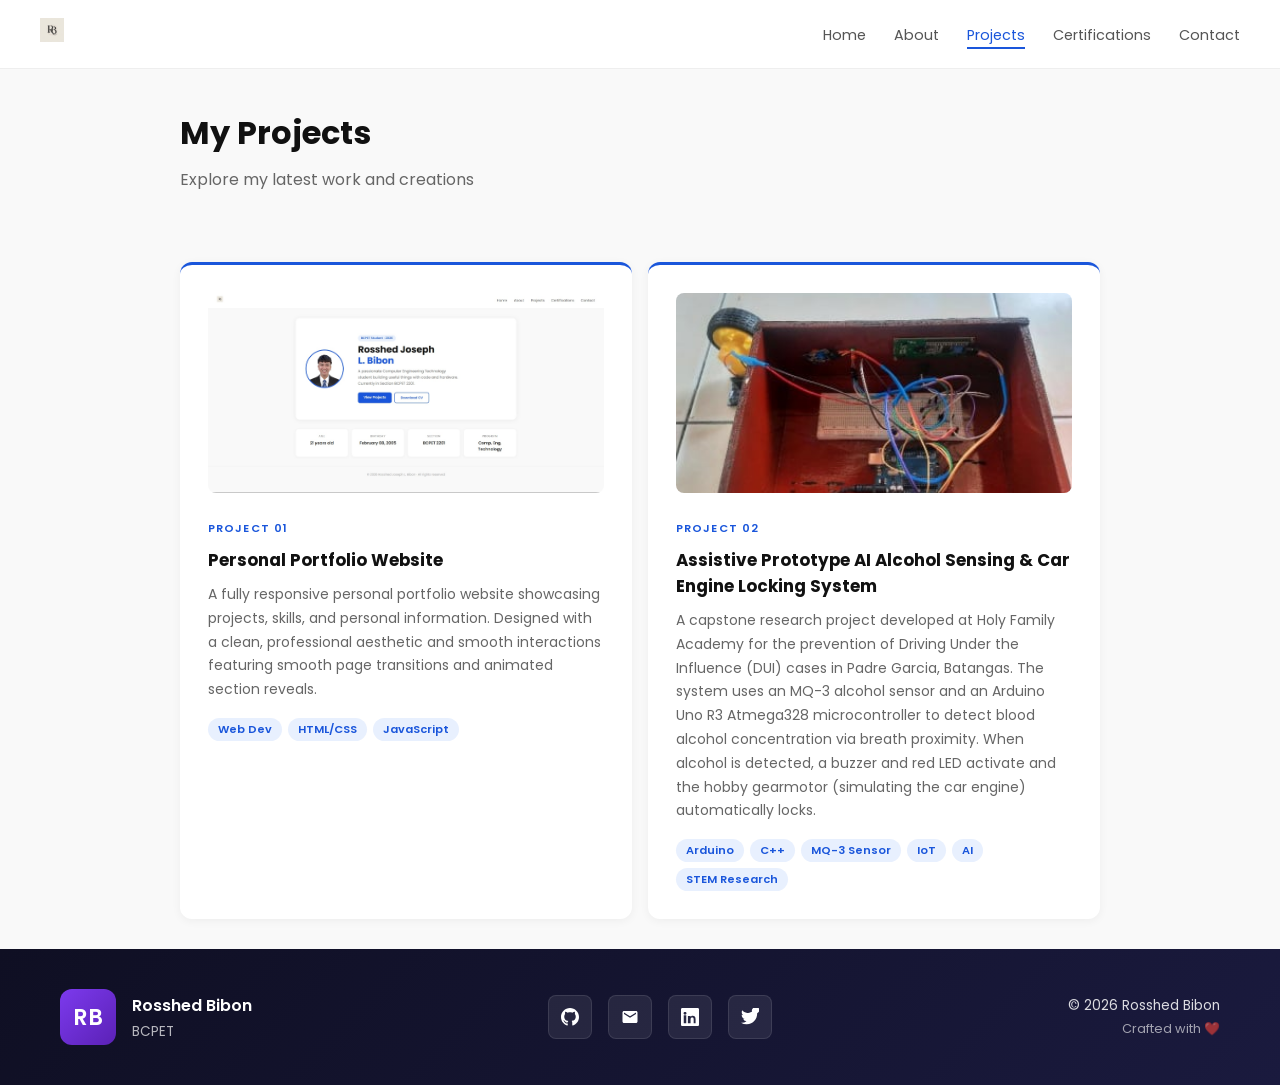
<file: projects.html>
<!DOCTYPE html>
<html lang="en">
<head>
<meta charset="UTF-8">
<meta name="viewport" content="width=device-width, initial-scale=1.0">
<title>Projects - Rosshed Joseph L. Bibon</title>
<link href="https://fonts.googleapis.com/css2?family=Poppins:wght@300;400;500;600;700&display=swap" rel="stylesheet">
<style>
  * { margin: 0; padding: 0; box-sizing: border-box; }

  html {
    scroll-behavior: smooth;
  }

  body {
    font-family: 'Poppins', sans-serif;
    background: #f9f9f9;
    color: #222;
  }

  @keyframes fadeInUp {
    from {
      opacity: 0;
      transform: translateY(30px);
    }
    to {
      opacity: 1;
      transform: translateY(0);
    }
  }

  section {
    opacity: 0;
    transform: translateY(30px) !important;
  }

  section.animate {
    animation: fadeInUp 0.6s ease-out forwards !important;
  }

  /* NAV */
  nav {
    background: #fff;
    padding: 18px 40px;
    display: flex;
    justify-content: space-between;
    align-items: center;
    border-bottom: 1px solid #eee;
    position: sticky; top: 0; z-index: 10;
  }
  .logo { font-size: 1.2rem; font-weight: 700; color: #1a56db; cursor: pointer; }
  .nav-links { display: flex; gap: 28px; list-style: none; }
  .nav-links a {
    text-decoration: none;
    color: #555;
    font-size: 0.9rem;
    transition: all 0.3s ease;
    position: relative;
    padding-bottom: 4px;
  }
  .nav-links a::after {
    content: '';
    position: absolute;
    bottom: 0;
    left: 0;
    width: 0;
    height: 2px;
    background: #1a56db;
    transition: width 0.3s ease;
  }
  .nav-links a:hover {
    color: #1a56db;
  }
  .nav-links a:hover::after {
    width: 100%;
  }
  .nav-links a.active-link {
    color: #1a56db;
    border-bottom: 2px solid #1a56db;
    padding-bottom: 2px;
  }

  /* PAGE TITLE */
  .page-header {
    max-width: 1000px;
    margin: 40px auto;
    padding: 0 40px;
  }
  .page-title {
    font-size: 2rem;
    font-weight: 700;
    color: #111;
    margin-bottom: 10px;
  }
  .page-subtitle {
    font-size: 1rem;
    color: #666;
  }

  /* SECTION */
  section { max-width: 1000px; margin: 0 auto 40px; padding: 0 40px; }
  .section-title {
    font-size: 1.4rem; font-weight: 700; color: #111;
    margin-bottom: 24px;
    display: flex; align-items: center; gap: 10px;
  }
  .section-title::after { content: ''; flex: 1; height: 1px; background: #eee; }

  /* PROJECTS */
  .projects-grid {
    display: grid;
    grid-template-columns: repeat(auto-fit, minmax(280px, 1fr));
    gap: 16px;
  }
  .project-card {
    background: #fff;
    border-radius: 12px;
    padding: 28px;
    box-shadow: 0 2px 10px rgba(0,0,0,0.05);
    border-top: 3px solid #1a56db;
    transition: transform 0.2s;
  }
  .project-card:hover { transform: translateY(-4px); }
  .project-num { font-size: 0.7rem; color: #1a56db; font-weight: 600; letter-spacing: 0.1em; margin-bottom: 10px; }
  .project-title { font-size: 1.05rem; font-weight: 700; color: #111; margin-bottom: 10px; }
  .project-desc { font-size: 0.875rem; color: #666; line-height: 1.7; margin-bottom: 16px; }
  .tags { display: flex; flex-wrap: wrap; gap: 6px; }
  .tag {
    background: #e8f0fe; color: #1a56db;
    font-size: 0.7rem; font-weight: 600;
    padding: 3px 10px; border-radius: 20px;
  }

  footer {
    background: linear-gradient(135deg, #0f0f23 0%, #1a1a3e 100%);
    color: #fff;
    padding: 40px 60px;
    margin-top: 60px;
    position: relative;
  }
  .footer-content {
    max-width: 1400px;
    margin: 0 auto;
    display: flex;
    align-items: center;
    justify-content: space-between;
    gap: 40px;
  }
  
  /* Profile section - left */
  .footer-profile {
    display: flex;
    align-items: center;
    gap: 16px;
    flex-shrink: 0;
  }
  .footer-avatar {
    width: 56px;
    height: 56px;
    background: linear-gradient(135deg, #7c3aed 0%, #5b21b6 100%);
    border-radius: 12px;
    display: flex;
    align-items: center;
    justify-content: center;
    font-weight: 600;
    font-size: 1.4rem;
    color: #fff;
  }
  .footer-profile-info h3 {
    margin: 0;
    font-size: 1rem;
    font-weight: 600;
    color: #fff;
  }
  .footer-profile-info p {
    margin: 4px 0 0 0;
    font-size: 0.85rem;
    color: rgba(255, 255, 255, 0.7);
  }
  
  /* Social icons - center */
  .footer-socials-center {
    display: flex;
    gap: 16px;
    flex: 1;
    justify-content: center;
  }
  .footer-social-icon {
    width: 44px;
    height: 44px;
    display: flex;
    align-items: center;
    justify-content: center;
    background: rgba(255, 255, 255, 0.08);
    border: 1px solid rgba(255, 255, 255, 0.1);
    border-radius: 8px;
    color: #fff;
    text-decoration: none;
    transition: all 0.3s ease;
  }
  .footer-social-icon:hover {
    background: rgba(124, 58, 237, 0.2);
    border-color: rgba(124, 58, 237, 0.4);
  }
  .footer-social-icon svg {
    width: 18px;
    height: 18px;
  }
  
  /* Copyright and credit - right */
  .footer-credit {
    text-align: right;
    flex-shrink: 0;
  }
  .footer-credit p {
    margin: 0;
    font-size: 0.85rem;
    color: rgba(255, 255, 255, 0.85);
  }
  .footer-credit-text {
    font-size: 0.8rem;
    color: rgba(255, 255, 255, 0.6);
    margin-top: 4px;
  }
  
  /* Scroll to top button */
  .scroll-to-top {
    position: absolute;
    right: 60px;
    bottom: 40px;
    width: 56px;
    height: 56px;
    background: linear-gradient(135deg, #7c3aed 0%, #5b21b6 100%);
    border: none;
    border-radius: 50%;
    cursor: pointer;
    display: flex;
    align-items: center;
    justify-content: center;
    color: #fff;
    transition: all 0.3s ease;
    box-shadow: 0 6px 20px rgba(124, 58, 237, 0.4);
    animation: floatUp 3s ease-in-out infinite;
  }
  @keyframes floatUp {
    0%, 100% { transform: translateY(0); }
    50% { transform: translateY(-8px); }
  }
  .scroll-to-top:hover {
    transform: translateY(-4px) scale(1.12);
    box-shadow: 0 10px 30px rgba(124, 58, 237, 0.6);
    animation: none;
  }
  .scroll-to-top:active {
    transform: translateY(-2px) scale(1.08);
  }
  .scroll-to-top svg {
    width: 24px;
    height: 24px;
    stroke: currentColor;
  }

  @media (max-width: 768px) {
    footer {
      padding: 30px 20px 60px;
    }
    .footer-content {
      flex-direction: column;
      gap: 24px;
    }
    .footer-profile {
      width: 100%;
      justify-content: center;
      text-align: center;
    }
    .footer-profile-info {
      text-align: left;
    }
    .footer-socials-center {
      width: 100%;
    }
    .footer-credit {
      width: 100%;
      text-align: center;
    }
    .scroll-to-top {
      right: 50%;
      transform: translateX(50%);
      bottom: 20px;
    }
  }

  @media (max-width: 768px) {
    footer {
      padding: 40px 20px 24px;
    }
    .footer-content {
      grid-template-columns: 1fr;
      gap: 24px;
      margin-bottom: 24px;
    }
  }
</style>
</head>
<body>

<nav>
  <div class="logo">
    <a href="index.html" style="text-decoration: none; color: #1a56db;">
      <img src="assets/images/logo.png" alt="Logo" style="height: 24px; width: auto;">
    </a>
  </div>
  <ul class="nav-links">
    <li><a href="index.html">Home</a></li>
    <li><a href="about.html">About</a></li>
    <li><a href="projects.html" class="active-link">Projects</a></li>
    <li><a href="certifications.html">Certifications</a></li>
    <li><a href="contact.html">Contact</a></li>
  </ul>
</nav>

<!-- PAGE HEADER -->
<div class="page-header">
  <h1 class="page-title">My Projects</h1>
  <p class="page-subtitle">Explore my latest work and creations</p>
</div>

<!-- PROJECTS -->
<section>
  <div class="projects-grid">
    <div class="project-card">
      <img src="assets/images/project1.jpg" alt="Personal Portfolio Website" style="width: 100%; height: 200px; object-fit: cover; border-radius: 8px; margin-bottom: 20px;">
      <div class="project-num">PROJECT 01</div>
      <div class="project-title">Personal Portfolio Website</div>
      <p class="project-desc">A fully responsive personal portfolio website showcasing projects, skills, and personal information. Designed with a clean, professional aesthetic and smooth interactions featuring smooth page transitions and animated section reveals.</p>
      <div class="tags">
        <span class="tag">Web Dev</span>
        <span class="tag">HTML/CSS</span>
        <span class="tag">JavaScript</span>
      </div>
    </div>
    <div class="project-card">
      <img src="assets/images/project2.jpg" alt="Assistive Prototype AI Alcohol Sensing & Car Engine Locking System" style="width: 100%; height: 200px; object-fit: cover; border-radius: 8px; margin-bottom: 20px;">
      <div class="project-num">PROJECT 02</div>
      <div class="project-title">Assistive Prototype AI Alcohol Sensing & Car Engine Locking System</div>
      <p class="project-desc">A capstone research project developed at Holy Family Academy for the prevention of Driving Under the Influence (DUI) cases in Padre Garcia, Batangas. The system uses an MQ-3 alcohol sensor and an Arduino Uno R3 Atmega328 microcontroller to detect blood alcohol concentration via breath proximity. When alcohol is detected, a buzzer and red LED activate and the hobby gearmotor (simulating the car engine) automatically locks.</p>
      <div class="tags">
        <span class="tag">Arduino</span>
        <span class="tag">C++</span>
        <span class="tag">MQ-3 Sensor</span>
        <span class="tag">IoT</span>
        <span class="tag">AI</span>
        <span class="tag">STEM Research</span>
      </div>
    </div>
  </div>
</section>

<footer>
  <div class="footer-content">
    <!-- Profile Section -->
    <div class="footer-profile">
      <div class="footer-avatar">RB</div>
      <div class="footer-profile-info">
        <h3>Rosshed Bibon</h3>
        <p>BCPET</p>
      </div>
    </div>

    <!-- Social Icons Center -->
    <div class="footer-socials-center">
      <a href="https://github.com" target="_blank" class="footer-social-icon" title="GitHub">
        <svg viewBox="0 0 24 24" fill="currentColor">
          <path d="M12 0c-6.626 0-12 5.373-12 12 0 5.302 3.438 9.8 8.207 11.387.599.111.793-.261.793-.577v-2.234c-3.338.726-4.033-1.416-4.033-1.416-.546-1.387-1.333-1.756-1.333-1.756-1.089-.745.083-.729.083-.729 1.205.084 1.839 1.237 1.839 1.237 1.07 1.834 2.807 1.304 3.492.997.107-.775.418-1.305.762-1.604-2.665-.305-5.467-1.334-5.467-5.931 0-1.311.469-2.381 1.236-3.221-.124-.303-.535-1.524.117-3.176 0 0 1.008-.322 3.301 1.23.957-.266 1.983-.399 3.003-.404 1.02.005 2.047.138 3.006.404 2.291-1.552 3.297-1.23 3.297-1.23.653 1.653.242 2.874.118 3.176.77.84 1.235 1.911 1.235 3.221 0 4.609-2.807 5.624-5.479 5.921.43.372.823 1.102.823 2.222v 3.293c0 .319.192.694.801.576 4.765-1.589 8.199-6.086 8.199-11.386 0-6.627-5.373-12-12-12z"/>
        </svg>
      </a>
      <a href="mailto:rosshedj@gmail.com" class="footer-social-icon" title="Email">
        <svg viewBox="0 0 24 24" fill="currentColor">
          <path d="M20 4H4c-1.1 0-1.99.9-1.99 2L2 18c0 1.1.9 2 2 2h16c1.1 0 2-.9 2-2V6c0-1.1-.9-2-2-2zm0 4l-8 5-8-5V6l8 5 8-5v2z"/>
        </svg>
      </a>
      <a href="https://linkedin.com" target="_blank" class="footer-social-icon" title="LinkedIn">
        <svg viewBox="0 0 24 24" fill="currentColor">
          <path d="M20.447 20.452h-3.554v-5.569c0-1.328-.475-2.236-1.986-2.236-1.081 0-1.722.722-2.004 1.418-.103.249-.129.597-.129.946v5.441h-3.554s.05-8.814 0-9.752h3.554v1.381c.43-.664 1.202-1.61 2.923-1.61 2.136 0 3.74 1.395 3.74 4.393v5.588zM5.337 8.855c-1.144 0-1.915-.758-1.915-1.71 0-.954.77-1.71 1.969-1.71 1.199 0 1.915.756 1.94 1.71 0 .952-.74 1.71-1.994 1.71zm1.676 11.597H3.662V9.555h3.351v10.897zM22.225 0H1.771C.792 0 0 .774 0 1.729v20.542C0 23.227.792 24 1.771 24h20.451C23.2 24 24 23.227 24 22.271V1.729C24 .774 23.2 0 22.222 0h.003z"/>
        </svg>
      </a>
      <a href="https://twitter.com" target="_blank" class="footer-social-icon" title="Twitter">
        <svg viewBox="0 0 24 24" fill="currentColor">
          <path d="M23.953 4.57a10 10 0 002.856-3.515 9.953 9.953 0 01-2.828.856 4.958 4.958 0 002.163-2.723c-.951.555-2.005.959-3.127 1.184a4.92 4.92 0 00-8.384 4.482C7.69 8.095 4.067 6.13 1.64 3.162a4.822 4.822 0 00-.666 2.475c0 1.71.87 3.213 2.188 4.096a4.904 4.904 0 01-2.228-.616v.06a4.923 4.923 0 003.946 4.827 4.996 4.996 0 01-2.212.085 4.936 4.936 0 004.604 3.417a9.867 9.867 0 01-6.102 2.105c-.39 0-.779-.023-1.17-.067a13.995 13.995 0 007.557 2.209c9.053 0 13.998-7.496 13.998-13.985 0-.21 0-.42-.015-.63A9.935 9.935 0 0024 4.59z"/>
        </svg>
      </a>
    </div>

    <!-- Credit Section -->
    <div class="footer-credit">
      <p>&copy; 2026 Rosshed Bibon</p>
      <div class="footer-credit-text">Crafted with ❤️</div>
    </div>
  </div>

  <!-- Scroll to Top Button -->
  <button class="scroll-to-top" id="scrollToTop" title="Back to top">
    <svg viewBox="0 0 24 24" fill="none" stroke="currentColor" stroke-width="2" stroke-linecap="round" stroke-linejoin="round">
      <polyline points="18 15 12 9 6 15"></polyline>
    </svg>
  </button>
</footer>

<script>
  const scrollToTopBtn = document.getElementById('scrollToTop');
  window.addEventListener('scroll', () => {
    if (window.pageYOffset > 300) {
      scrollToTopBtn.style.display = 'flex';
    } else {
      scrollToTopBtn.style.display = 'none';
    }
  });
  scrollToTopBtn.addEventListener('click', () => {
    window.scrollTo({ top: 0, behavior: 'smooth' });
  });
  scrollToTopBtn.style.display = 'none';
</script>

<script>
  document.addEventListener('DOMContentLoaded', function() {
    const sections = document.querySelectorAll('section');
    
    // Immediately animate all sections on load
    sections.forEach(section => {
      section.classList.add('animate');
    });
    
    // Logo click to go to home
    document.querySelector('.logo').addEventListener('click', function(e) {
      e.preventDefault();
      window.location.href = 'index.html';
    });
  });
</script>

</body>
</html>
</file>
